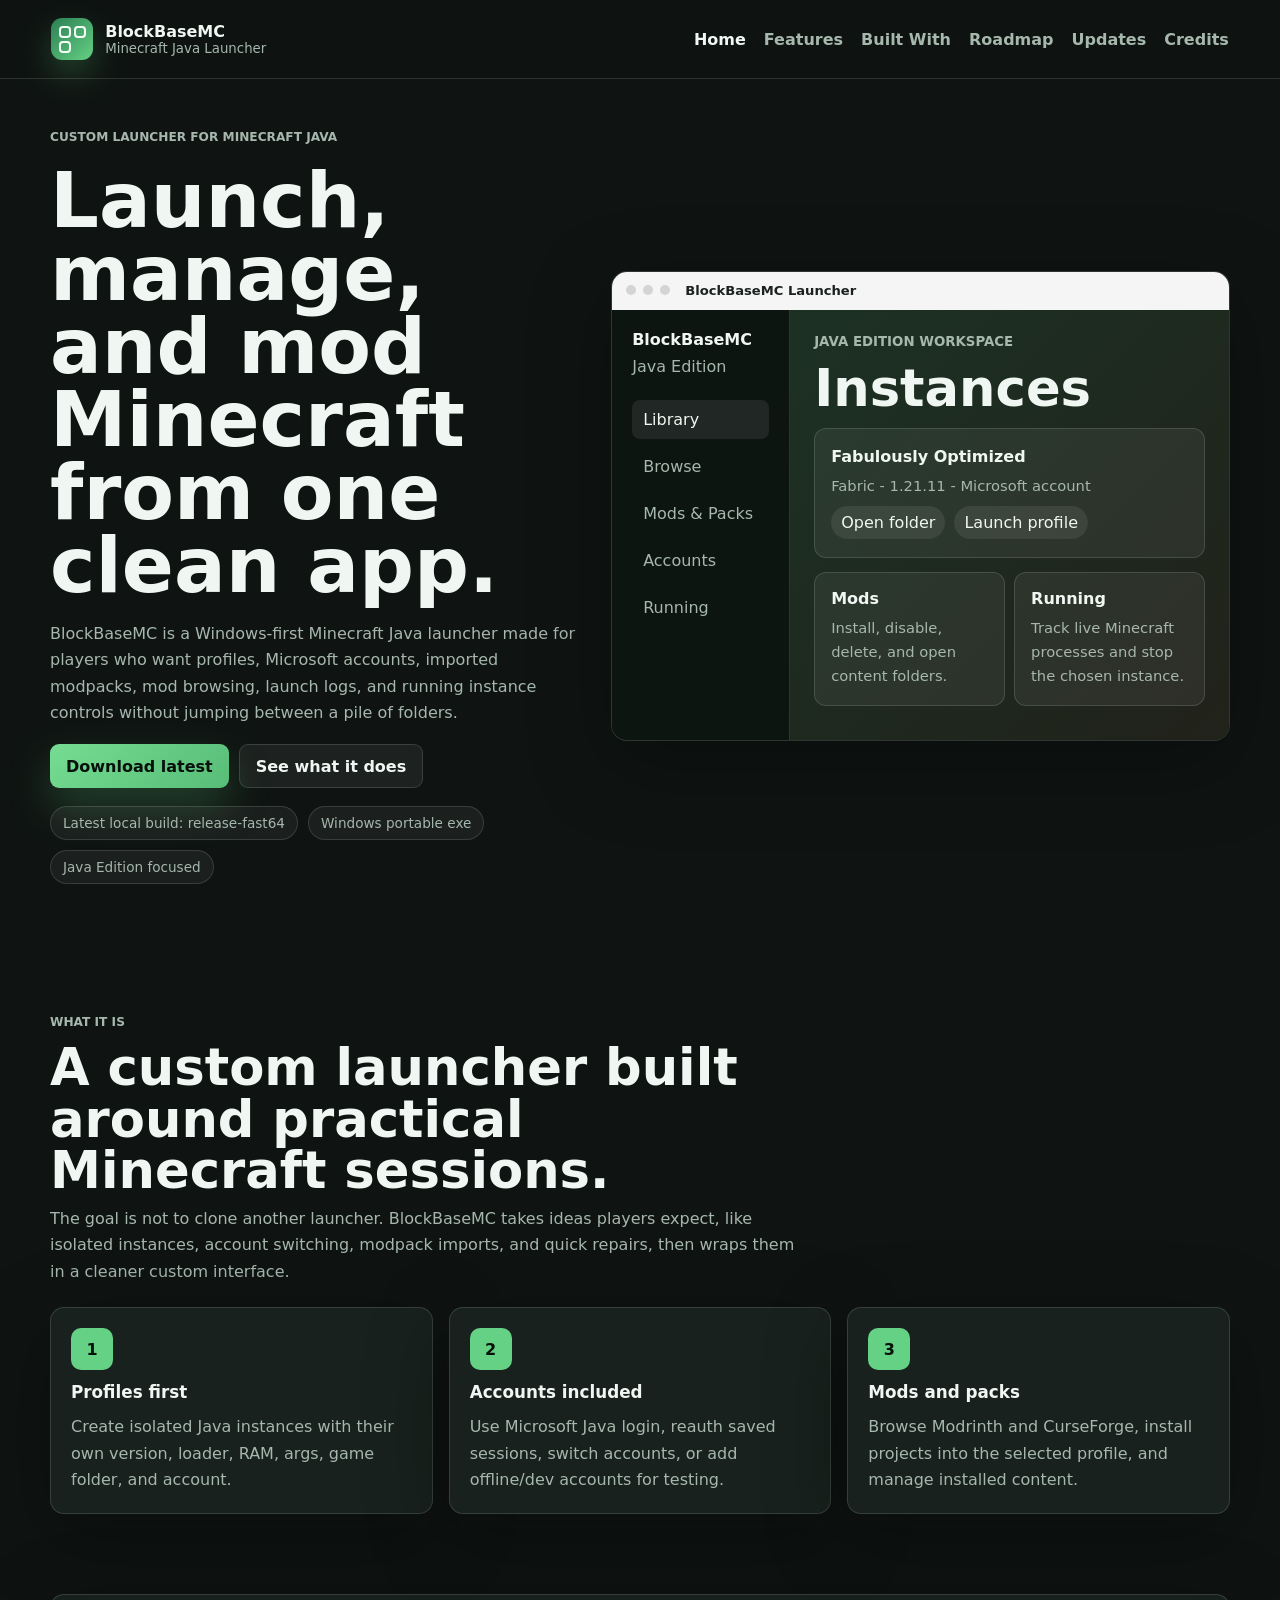
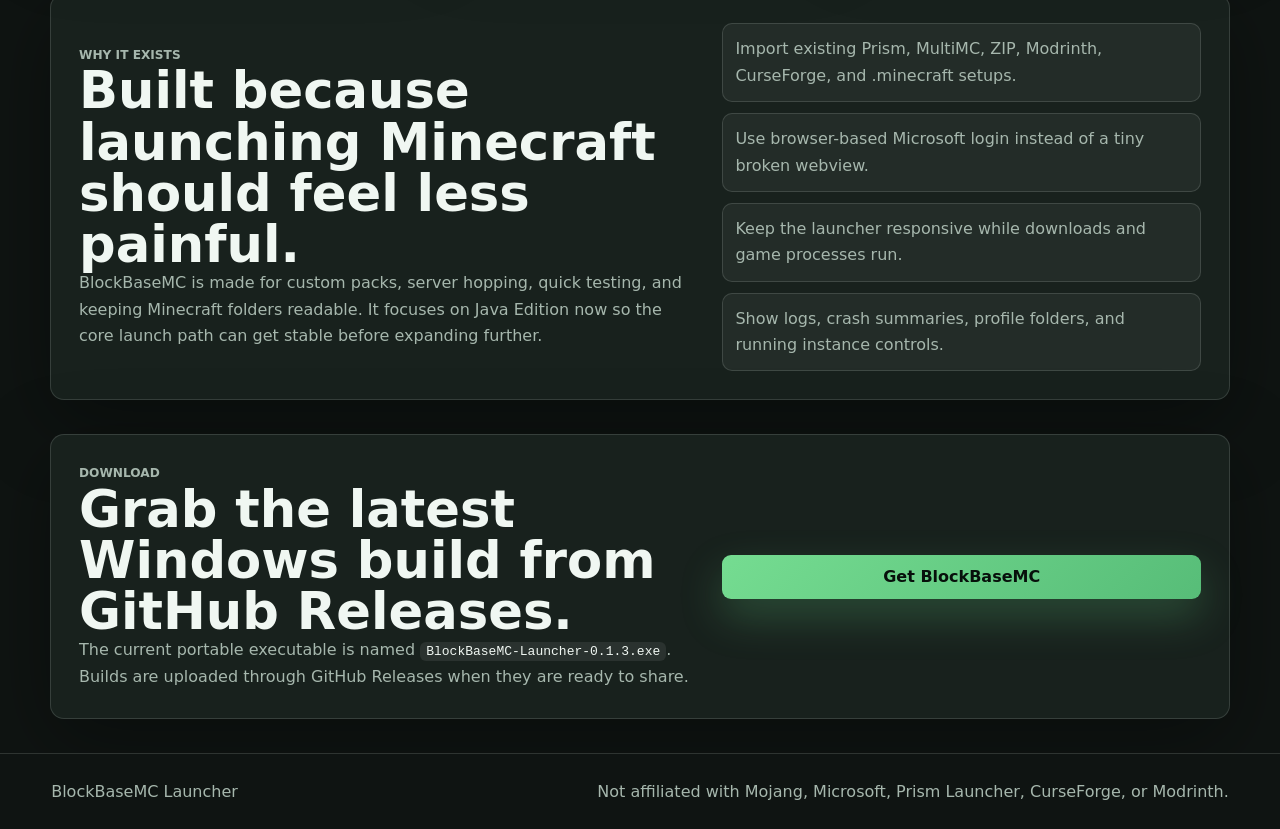
<file: index.html>
<!doctype html>
<html lang="en">
  <head>
    <meta charset="utf-8" />
    <meta name="viewport" content="width=device-width, initial-scale=1" />
    <meta
      name="description"
      content="BlockBaseMC is a custom Minecraft Java launcher with Microsoft login, profiles, imports, Modrinth and CurseForge support, and running instance controls."
    />
    <title>BlockBaseMC Launcher</title>
    <link rel="stylesheet" href="/styles.css" />
  </head>
  <body>
    <header class="site-header">
      <a class="brand" href="/" aria-label="BlockBaseMC home">
        <span class="brand-mark" aria-hidden="true"><span></span><span></span><span></span></span>
        <span>
          <strong>BlockBaseMC</strong>
          <small>Minecraft Java Launcher</small>
        </span>
      </a>
      <nav aria-label="Primary navigation">
        <a class="active" href="/">Home</a>
        <a href="/features/">Features</a>
        <a href="/built-with/">Built With</a>
        <a href="/roadmap/">Roadmap</a>
        <a href="/updates/">Updates</a>
        <a href="/credits/">Credits</a>
      </nav>
    </header>

    <main>
      <section class="hero">
        <div class="hero-copy">
          <p class="eyebrow">Custom launcher for Minecraft Java</p>
          <h1>Launch, manage, and mod Minecraft from one clean app.</h1>
          <p>
            BlockBaseMC is a Windows-first Minecraft Java launcher made for players who want
            profiles, Microsoft accounts, imported modpacks, mod browsing, launch logs, and
            running instance controls without jumping between a pile of folders.
          </p>
          <div class="hero-actions">
            <a class="primary-action" href="https://github.com/itz-me-fisherYT/BlockBase-Launcher/releases/latest">Download latest</a>
            <a class="secondary-action" href="/features/">See what it does</a>
          </div>
          <div class="release-strip" aria-label="Current release highlights">
            <span>Latest local build: release-fast64</span>
            <span>Windows portable exe</span>
            <span>Java Edition focused</span>
          </div>
        </div>

        <div class="product-shot" aria-label="BlockBaseMC launcher preview">
          <div class="window-bar">
            <span></span><span></span><span></span>
            <strong>BlockBaseMC Launcher</strong>
          </div>
          <div class="app-preview">
            <aside>
              <b>BlockBaseMC</b>
              <em>Java Edition</em>
              <span class="active">Library</span>
              <span>Browse</span>
              <span>Mods & Packs</span>
              <span>Accounts</span>
              <span>Running</span>
            </aside>
            <section>
              <small>JAVA EDITION WORKSPACE</small>
              <h2>Instances</h2>
              <article class="preview-card hero-card">
                <b>Fabulously Optimized</b>
                <p>Fabric - 1.21.11 - Microsoft account</p>
                <div>
                  <span>Open folder</span>
                  <span>Launch profile</span>
                </div>
              </article>
              <div class="preview-grid">
                <article class="preview-card">
                  <b>Mods</b>
                  <p>Install, disable, delete, and open content folders.</p>
                </article>
                <article class="preview-card">
                  <b>Running</b>
                  <p>Track live Minecraft processes and stop the chosen instance.</p>
                </article>
              </div>
            </section>
          </div>
        </div>
      </section>

      <section class="section">
        <div class="section-heading">
          <p class="eyebrow">What it is</p>
          <h2>A custom launcher built around practical Minecraft sessions.</h2>
          <p>
            The goal is not to clone another launcher. BlockBaseMC takes ideas players expect,
            like isolated instances, account switching, modpack imports, and quick repairs, then
            wraps them in a cleaner custom interface.
          </p>
        </div>
        <div class="feature-grid">
          <article>
            <span class="feature-icon">1</span>
            <h3>Profiles first</h3>
            <p>Create isolated Java instances with their own version, loader, RAM, args, game folder, and account.</p>
          </article>
          <article>
            <span class="feature-icon">2</span>
            <h3>Accounts included</h3>
            <p>Use Microsoft Java login, reauth saved sessions, switch accounts, or add offline/dev accounts for testing.</p>
          </article>
          <article>
            <span class="feature-icon">3</span>
            <h3>Mods and packs</h3>
            <p>Browse Modrinth and CurseForge, install projects into the selected profile, and manage installed content.</p>
          </article>
        </div>
      </section>

      <section class="split-section">
        <div>
          <p class="eyebrow">Why it exists</p>
          <h2>Built because launching Minecraft should feel less painful.</h2>
          <p>
            BlockBaseMC is made for custom packs, server hopping, quick testing, and keeping
            Minecraft folders readable. It focuses on Java Edition now so the core launch path can
            get stable before expanding further.
          </p>
        </div>
        <ul class="check-list">
          <li>Import existing Prism, MultiMC, ZIP, Modrinth, CurseForge, and .minecraft setups.</li>
          <li>Use browser-based Microsoft login instead of a tiny broken webview.</li>
          <li>Keep the launcher responsive while downloads and game processes run.</li>
          <li>Show logs, crash summaries, profile folders, and running instance controls.</li>
        </ul>
      </section>

      <section class="download-panel">
        <div>
          <p class="eyebrow">Download</p>
          <h2>Grab the latest Windows build from GitHub Releases.</h2>
          <p>
            The current portable executable is named <code>BlockBaseMC-Launcher-0.1.3.exe</code>.
            Builds are uploaded through GitHub Releases when they are ready to share.
          </p>
        </div>
        <a class="primary-action" href="https://github.com/itz-me-fisherYT/BlockBase-Launcher/releases/latest">Get BlockBaseMC</a>
      </section>
    </main>

    <footer class="site-footer">
      <span>BlockBaseMC Launcher</span>
      <span>Not affiliated with Mojang, Microsoft, Prism Launcher, CurseForge, or Modrinth.</span>
    </footer>
  </body>
</html>
</file>
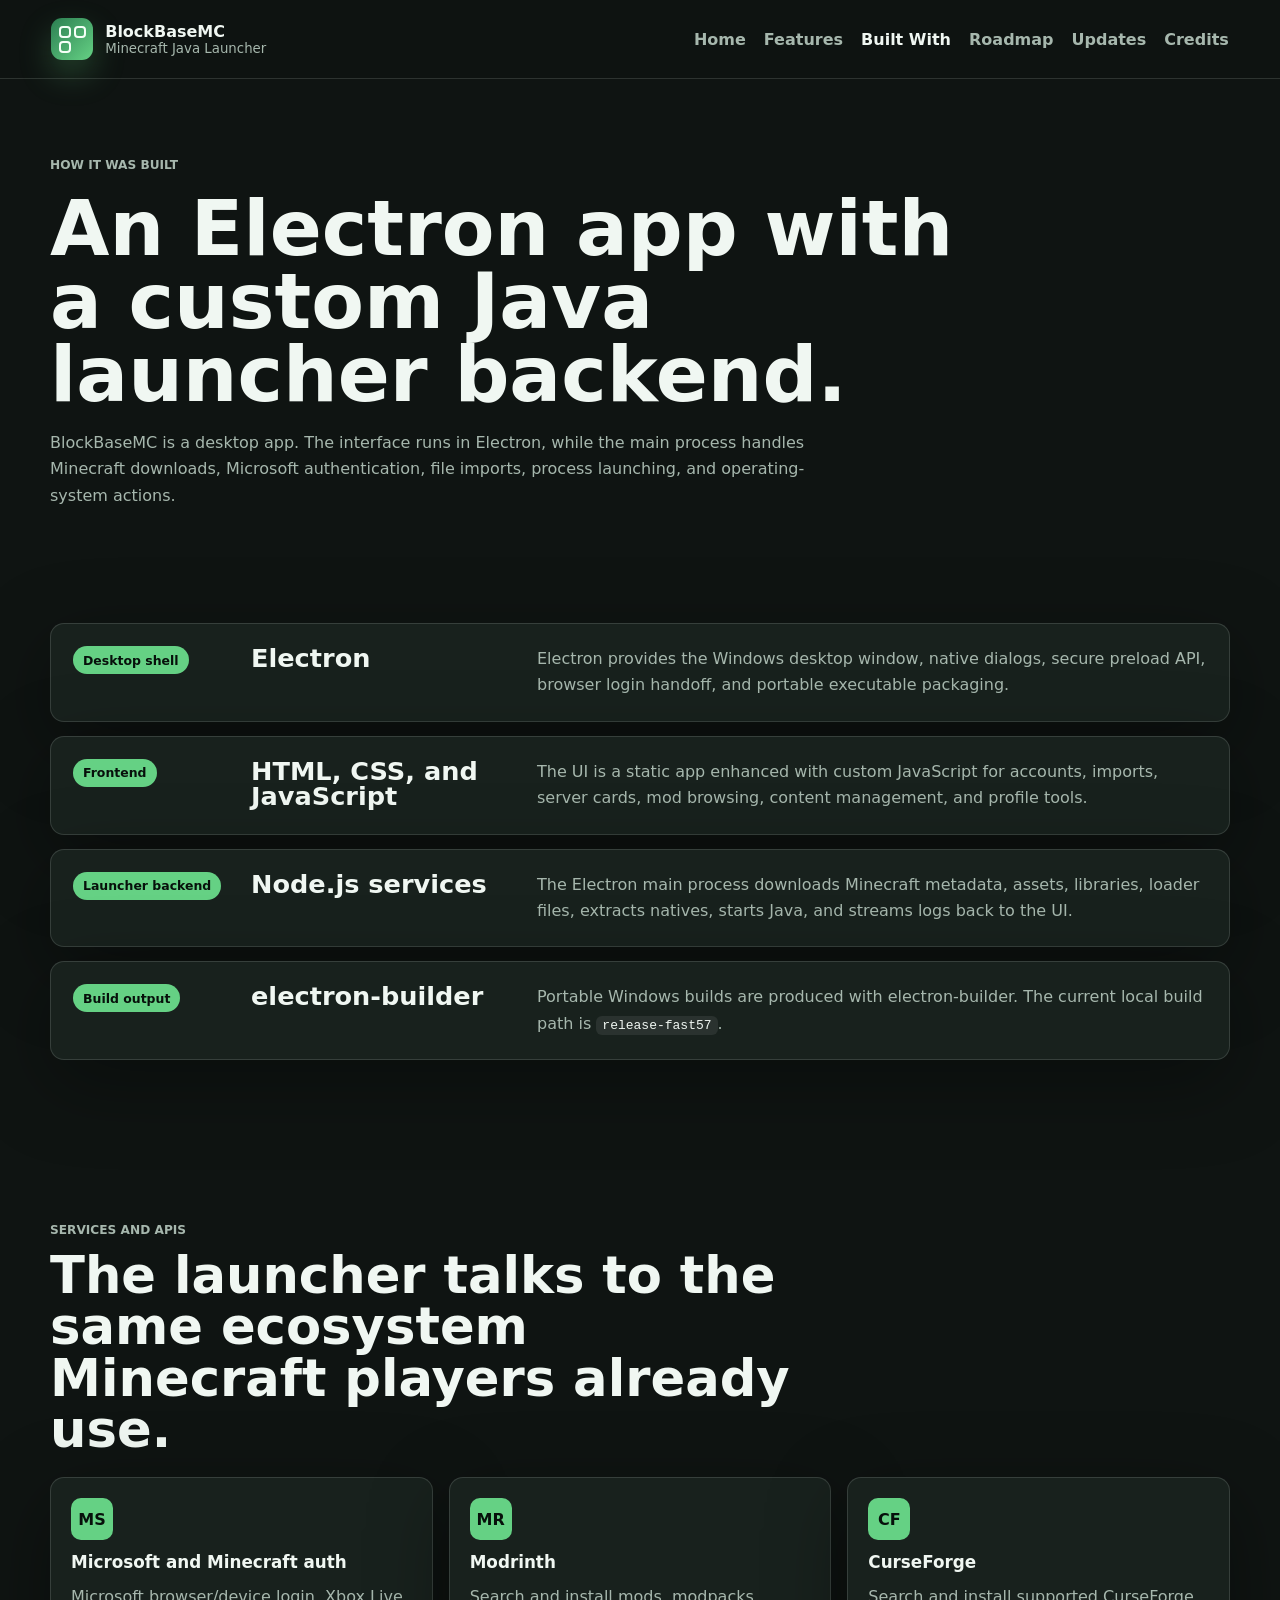
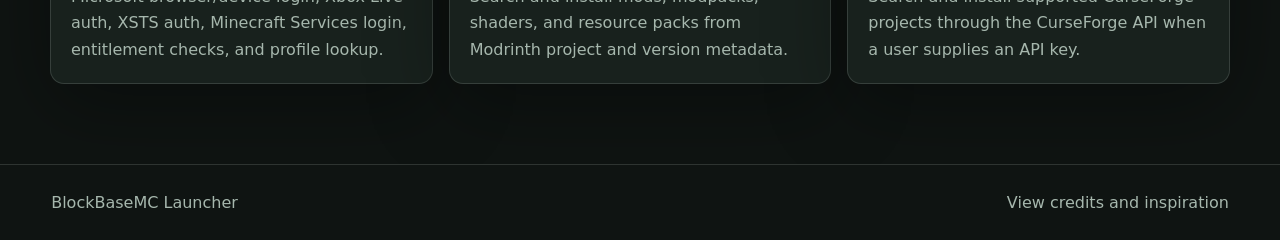
<file: built-with/index.html>
<!doctype html>
<html lang="en">
  <head>
    <meta charset="utf-8" />
    <meta name="viewport" content="width=device-width, initial-scale=1" />
    <meta name="description" content="How BlockBaseMC was built, including Electron, JavaScript, Minecraft services, Modrinth, CurseForge, and GitHub Pages." />
    <title>Built With - BlockBaseMC</title>
    <link rel="stylesheet" href="/styles.css" />
  </head>
  <body>
    <header class="site-header">
      <a class="brand" href="/" aria-label="BlockBaseMC home">
        <span class="brand-mark" aria-hidden="true"><span></span><span></span><span></span></span>
        <span><strong>BlockBaseMC</strong><small>Minecraft Java Launcher</small></span>
      </a>
      <nav aria-label="Primary navigation">
        <a href="/">Home</a>
        <a href="/features/">Features</a>
        <a class="active" href="/built-with/">Built With</a>
        <a href="/roadmap/">Roadmap</a>
        <a href="/updates/">Updates</a>
        <a href="/credits/">Credits</a>
      </nav>
    </header>

    <main>
      <section class="page-hero">
        <p class="eyebrow">How it was built</p>
        <h1>An Electron app with a custom Java launcher backend.</h1>
        <p>
          BlockBaseMC is a desktop app. The interface runs in Electron, while the main process
          handles Minecraft downloads, Microsoft authentication, file imports, process launching,
          and operating-system actions.
        </p>
      </section>

      <section class="section">
        <div class="timeline">
          <article>
            <span>Desktop shell</span>
            <h2>Electron</h2>
            <p>Electron provides the Windows desktop window, native dialogs, secure preload API, browser login handoff, and portable executable packaging.</p>
          </article>
          <article>
            <span>Frontend</span>
            <h2>HTML, CSS, and JavaScript</h2>
            <p>The UI is a static app enhanced with custom JavaScript for accounts, imports, server cards, mod browsing, content management, and profile tools.</p>
          </article>
          <article>
            <span>Launcher backend</span>
            <h2>Node.js services</h2>
            <p>The Electron main process downloads Minecraft metadata, assets, libraries, loader files, extracts natives, starts Java, and streams logs back to the UI.</p>
          </article>
          <article>
            <span>Build output</span>
            <h2>electron-builder</h2>
            <p>Portable Windows builds are produced with electron-builder. The current local build path is <code>release-fast57</code>.</p>
          </article>
        </div>
      </section>

      <section class="section">
        <div class="section-heading">
          <p class="eyebrow">Services and APIs</p>
          <h2>The launcher talks to the same ecosystem Minecraft players already use.</h2>
        </div>
        <div class="feature-grid">
          <article>
            <span class="feature-icon">MS</span>
            <h3>Microsoft and Minecraft auth</h3>
            <p>Microsoft browser/device login, Xbox Live auth, XSTS auth, Minecraft Services login, entitlement checks, and profile lookup.</p>
          </article>
          <article>
            <span class="feature-icon">MR</span>
            <h3>Modrinth</h3>
            <p>Search and install mods, modpacks, shaders, and resource packs from Modrinth project and version metadata.</p>
          </article>
          <article>
            <span class="feature-icon">CF</span>
            <h3>CurseForge</h3>
            <p>Search and install supported CurseForge projects through the CurseForge API when a user supplies an API key.</p>
          </article>
        </div>
      </section>
    </main>

    <footer class="site-footer">
      <span>BlockBaseMC Launcher</span>
      <span><a href="/credits/">View credits and inspiration</a></span>
    </footer>
  </body>
</html>
</file>
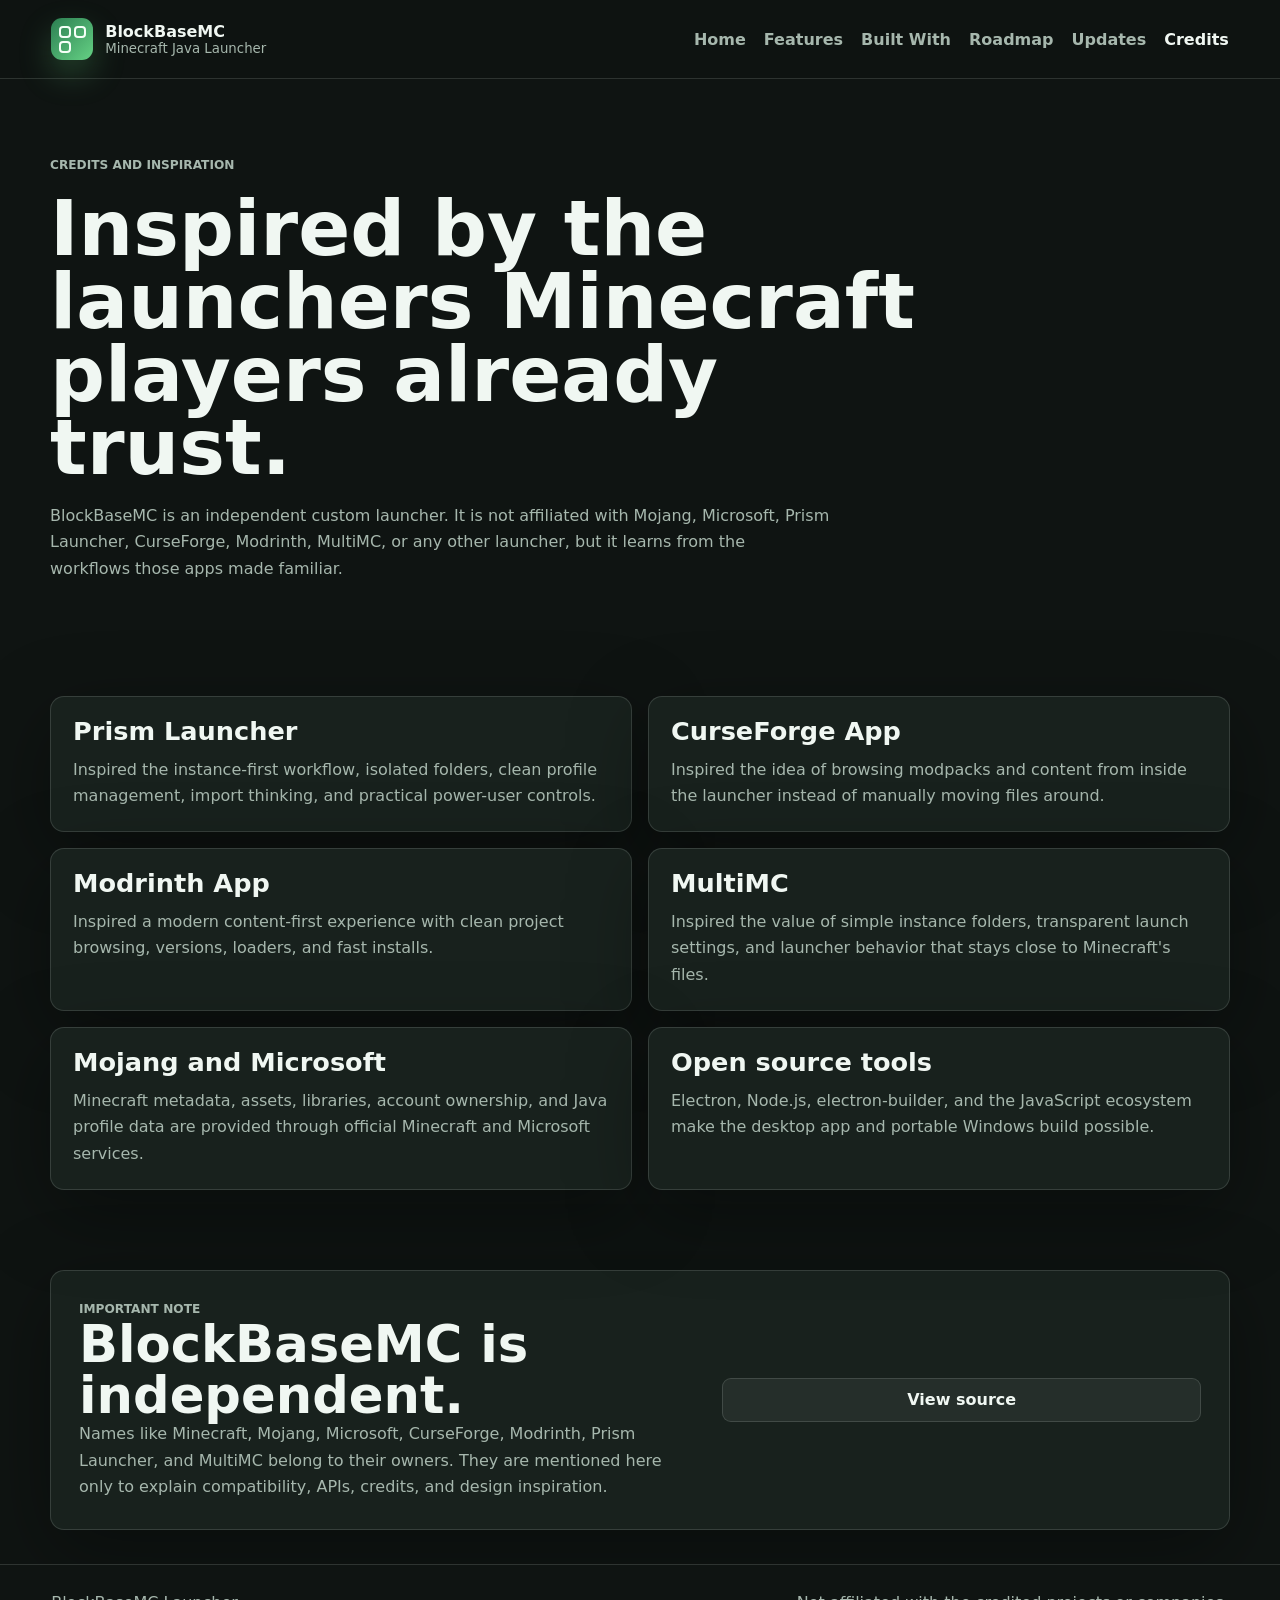
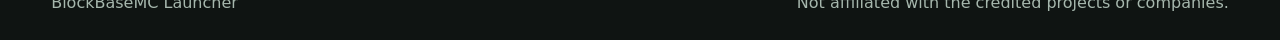
<file: credits/index.html>
<!doctype html>
<html lang="en">
  <head>
    <meta charset="utf-8" />
    <meta name="viewport" content="width=device-width, initial-scale=1" />
    <meta name="description" content="Credits, inspiration, and acknowledgements for BlockBaseMC Launcher." />
    <title>Credits - BlockBaseMC</title>
    <link rel="stylesheet" href="/styles.css" />
  </head>
  <body>
    <header class="site-header">
      <a class="brand" href="/" aria-label="BlockBaseMC home">
        <span class="brand-mark" aria-hidden="true"><span></span><span></span><span></span></span>
        <span><strong>BlockBaseMC</strong><small>Minecraft Java Launcher</small></span>
      </a>
      <nav aria-label="Primary navigation">
        <a href="/">Home</a>
        <a href="/features/">Features</a>
        <a href="/built-with/">Built With</a>
        <a href="/roadmap/">Roadmap</a>
        <a href="/updates/">Updates</a>
        <a class="active" href="/credits/">Credits</a>
      </nav>
    </header>

    <main>
      <section class="page-hero">
        <p class="eyebrow">Credits and inspiration</p>
        <h1>Inspired by the launchers Minecraft players already trust.</h1>
        <p>
          BlockBaseMC is an independent custom launcher. It is not affiliated with Mojang,
          Microsoft, Prism Launcher, CurseForge, Modrinth, MultiMC, or any other launcher, but it
          learns from the workflows those apps made familiar.
        </p>
      </section>

      <section class="section">
        <div class="detail-grid">
          <article>
            <h2>Prism Launcher</h2>
            <p>Inspired the instance-first workflow, isolated folders, clean profile management, import thinking, and practical power-user controls.</p>
          </article>
          <article>
            <h2>CurseForge App</h2>
            <p>Inspired the idea of browsing modpacks and content from inside the launcher instead of manually moving files around.</p>
          </article>
          <article>
            <h2>Modrinth App</h2>
            <p>Inspired a modern content-first experience with clean project browsing, versions, loaders, and fast installs.</p>
          </article>
          <article>
            <h2>MultiMC</h2>
            <p>Inspired the value of simple instance folders, transparent launch settings, and launcher behavior that stays close to Minecraft's files.</p>
          </article>
          <article>
            <h2>Mojang and Microsoft</h2>
            <p>Minecraft metadata, assets, libraries, account ownership, and Java profile data are provided through official Minecraft and Microsoft services.</p>
          </article>
          <article>
            <h2>Open source tools</h2>
            <p>Electron, Node.js, electron-builder, and the JavaScript ecosystem make the desktop app and portable Windows build possible.</p>
          </article>
        </div>
      </section>

      <section class="download-panel">
        <div>
          <p class="eyebrow">Important note</p>
          <h2>BlockBaseMC is independent.</h2>
          <p>
            Names like Minecraft, Mojang, Microsoft, CurseForge, Modrinth, Prism Launcher, and
            MultiMC belong to their owners. They are mentioned here only to explain compatibility,
            APIs, credits, and design inspiration.
          </p>
        </div>
        <a class="secondary-action" href="https://github.com/itz-me-fisherYT/BlockBase-Launcher">View source</a>
      </section>
    </main>

    <footer class="site-footer">
      <span>BlockBaseMC Launcher</span>
      <span>Not affiliated with the credited projects or companies.</span>
    </footer>
  </body>
</html>
</file>
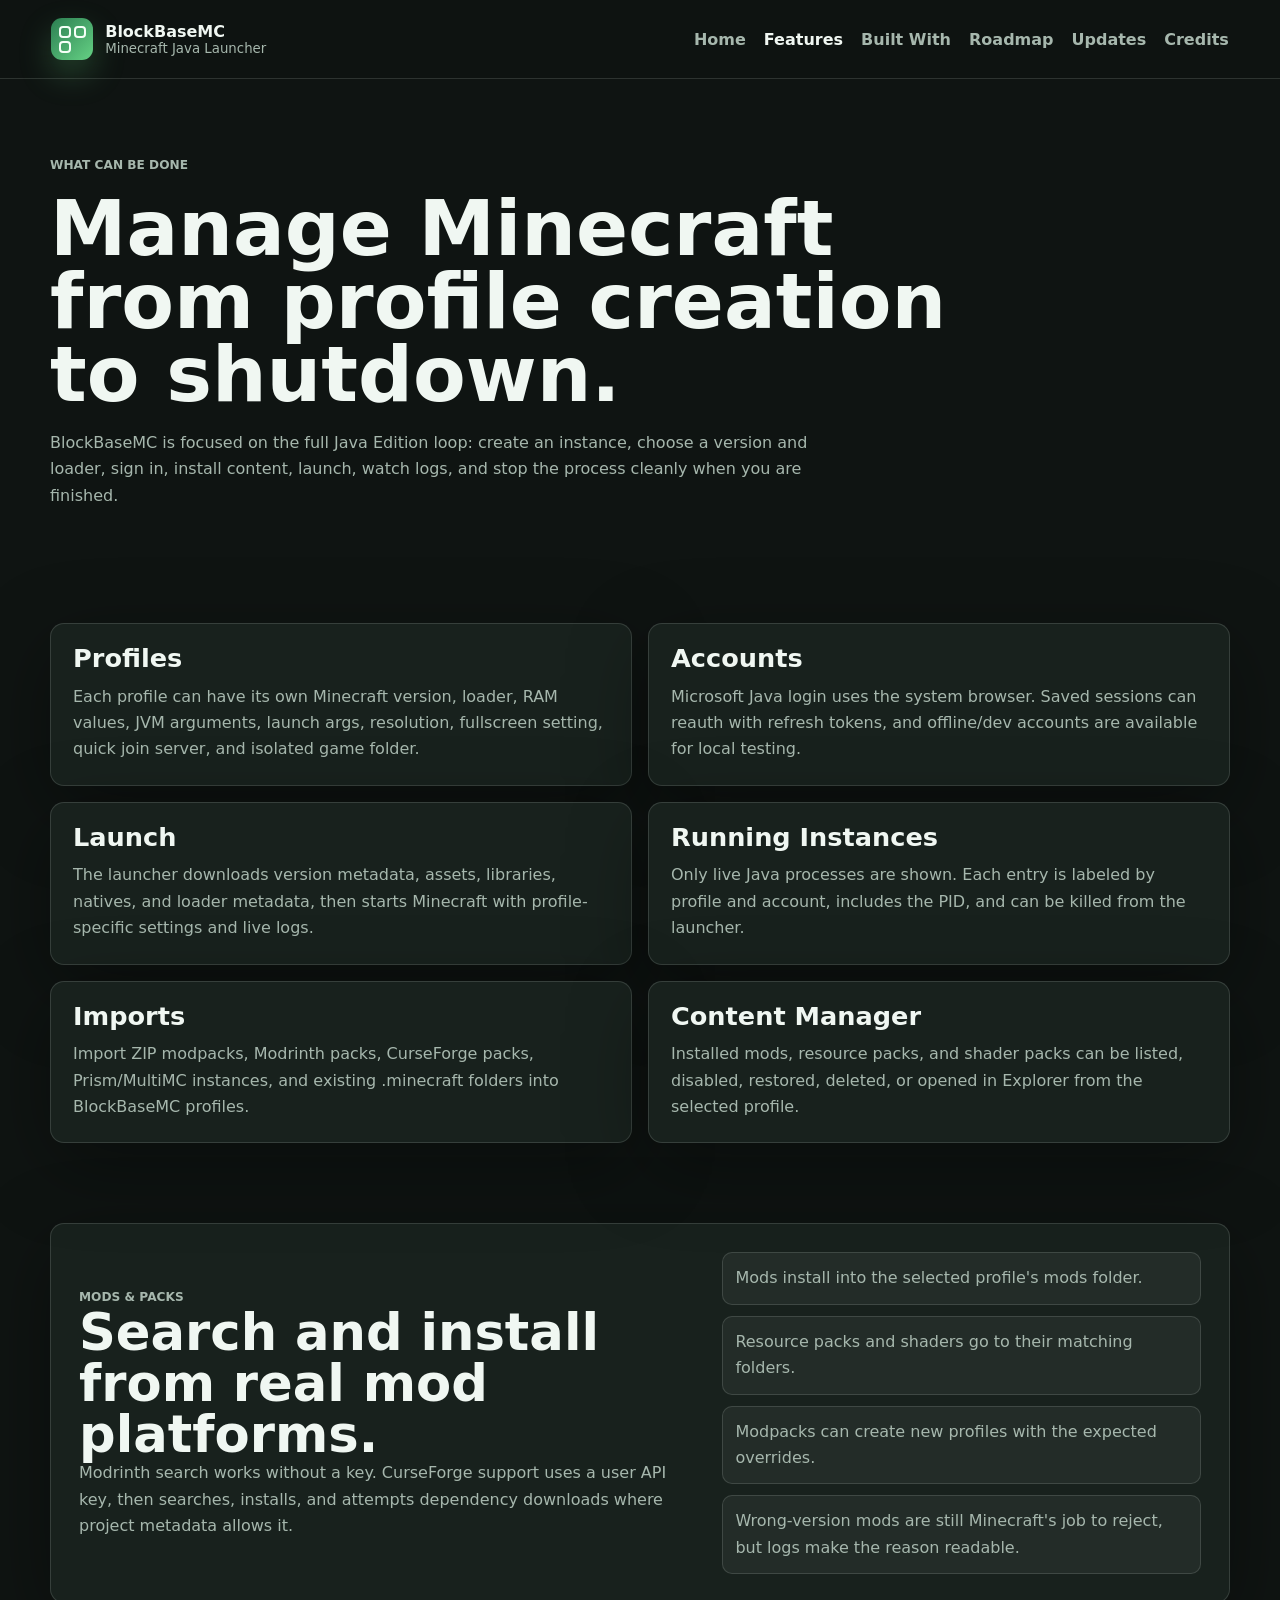
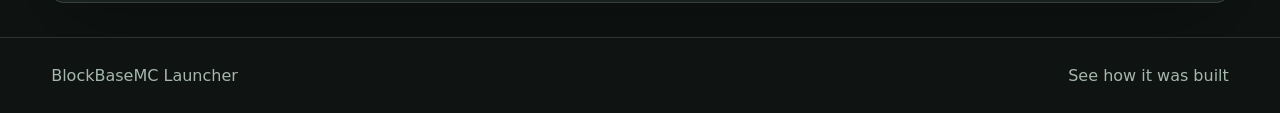
<file: features/index.html>
<!doctype html>
<html lang="en">
  <head>
    <meta charset="utf-8" />
    <meta name="viewport" content="width=device-width, initial-scale=1" />
    <meta name="description" content="BlockBaseMC launcher features for accounts, profiles, mods, imports, servers, and running Minecraft instances." />
    <title>Features - BlockBaseMC</title>
    <link rel="stylesheet" href="/styles.css" />
  </head>
  <body>
    <header class="site-header">
      <a class="brand" href="/" aria-label="BlockBaseMC home">
        <span class="brand-mark" aria-hidden="true"><span></span><span></span><span></span></span>
        <span><strong>BlockBaseMC</strong><small>Minecraft Java Launcher</small></span>
      </a>
      <nav aria-label="Primary navigation">
        <a href="/">Home</a>
        <a class="active" href="/features/">Features</a>
        <a href="/built-with/">Built With</a>
        <a href="/roadmap/">Roadmap</a>
        <a href="/updates/">Updates</a>
        <a href="/credits/">Credits</a>
      </nav>
    </header>

    <main>
      <section class="page-hero">
        <p class="eyebrow">What can be done</p>
        <h1>Manage Minecraft from profile creation to shutdown.</h1>
        <p>
          BlockBaseMC is focused on the full Java Edition loop: create an instance, choose a
          version and loader, sign in, install content, launch, watch logs, and stop the process
          cleanly when you are finished.
        </p>
      </section>

      <section class="section">
        <div class="detail-grid">
          <article>
            <h2>Profiles</h2>
            <p>Each profile can have its own Minecraft version, loader, RAM values, JVM arguments, launch args, resolution, fullscreen setting, quick join server, and isolated game folder.</p>
          </article>
          <article>
            <h2>Accounts</h2>
            <p>Microsoft Java login uses the system browser. Saved sessions can reauth with refresh tokens, and offline/dev accounts are available for local testing.</p>
          </article>
          <article>
            <h2>Launch</h2>
            <p>The launcher downloads version metadata, assets, libraries, natives, and loader metadata, then starts Minecraft with profile-specific settings and live logs.</p>
          </article>
          <article>
            <h2>Running Instances</h2>
            <p>Only live Java processes are shown. Each entry is labeled by profile and account, includes the PID, and can be killed from the launcher.</p>
          </article>
          <article>
            <h2>Imports</h2>
            <p>Import ZIP modpacks, Modrinth packs, CurseForge packs, Prism/MultiMC instances, and existing .minecraft folders into BlockBaseMC profiles.</p>
          </article>
          <article>
            <h2>Content Manager</h2>
            <p>Installed mods, resource packs, and shader packs can be listed, disabled, restored, deleted, or opened in Explorer from the selected profile.</p>
          </article>
        </div>
      </section>

      <section class="split-section">
        <div>
          <p class="eyebrow">Mods & Packs</p>
          <h2>Search and install from real mod platforms.</h2>
          <p>
            Modrinth search works without a key. CurseForge support uses a user API key, then
            searches, installs, and attempts dependency downloads where project metadata allows it.
          </p>
        </div>
        <ul class="check-list">
          <li>Mods install into the selected profile's mods folder.</li>
          <li>Resource packs and shaders go to their matching folders.</li>
          <li>Modpacks can create new profiles with the expected overrides.</li>
          <li>Wrong-version mods are still Minecraft's job to reject, but logs make the reason readable.</li>
        </ul>
      </section>
    </main>

    <footer class="site-footer">
      <span>BlockBaseMC Launcher</span>
      <span><a href="/built-with/">See how it was built</a></span>
    </footer>
  </body>
</html>
</file>
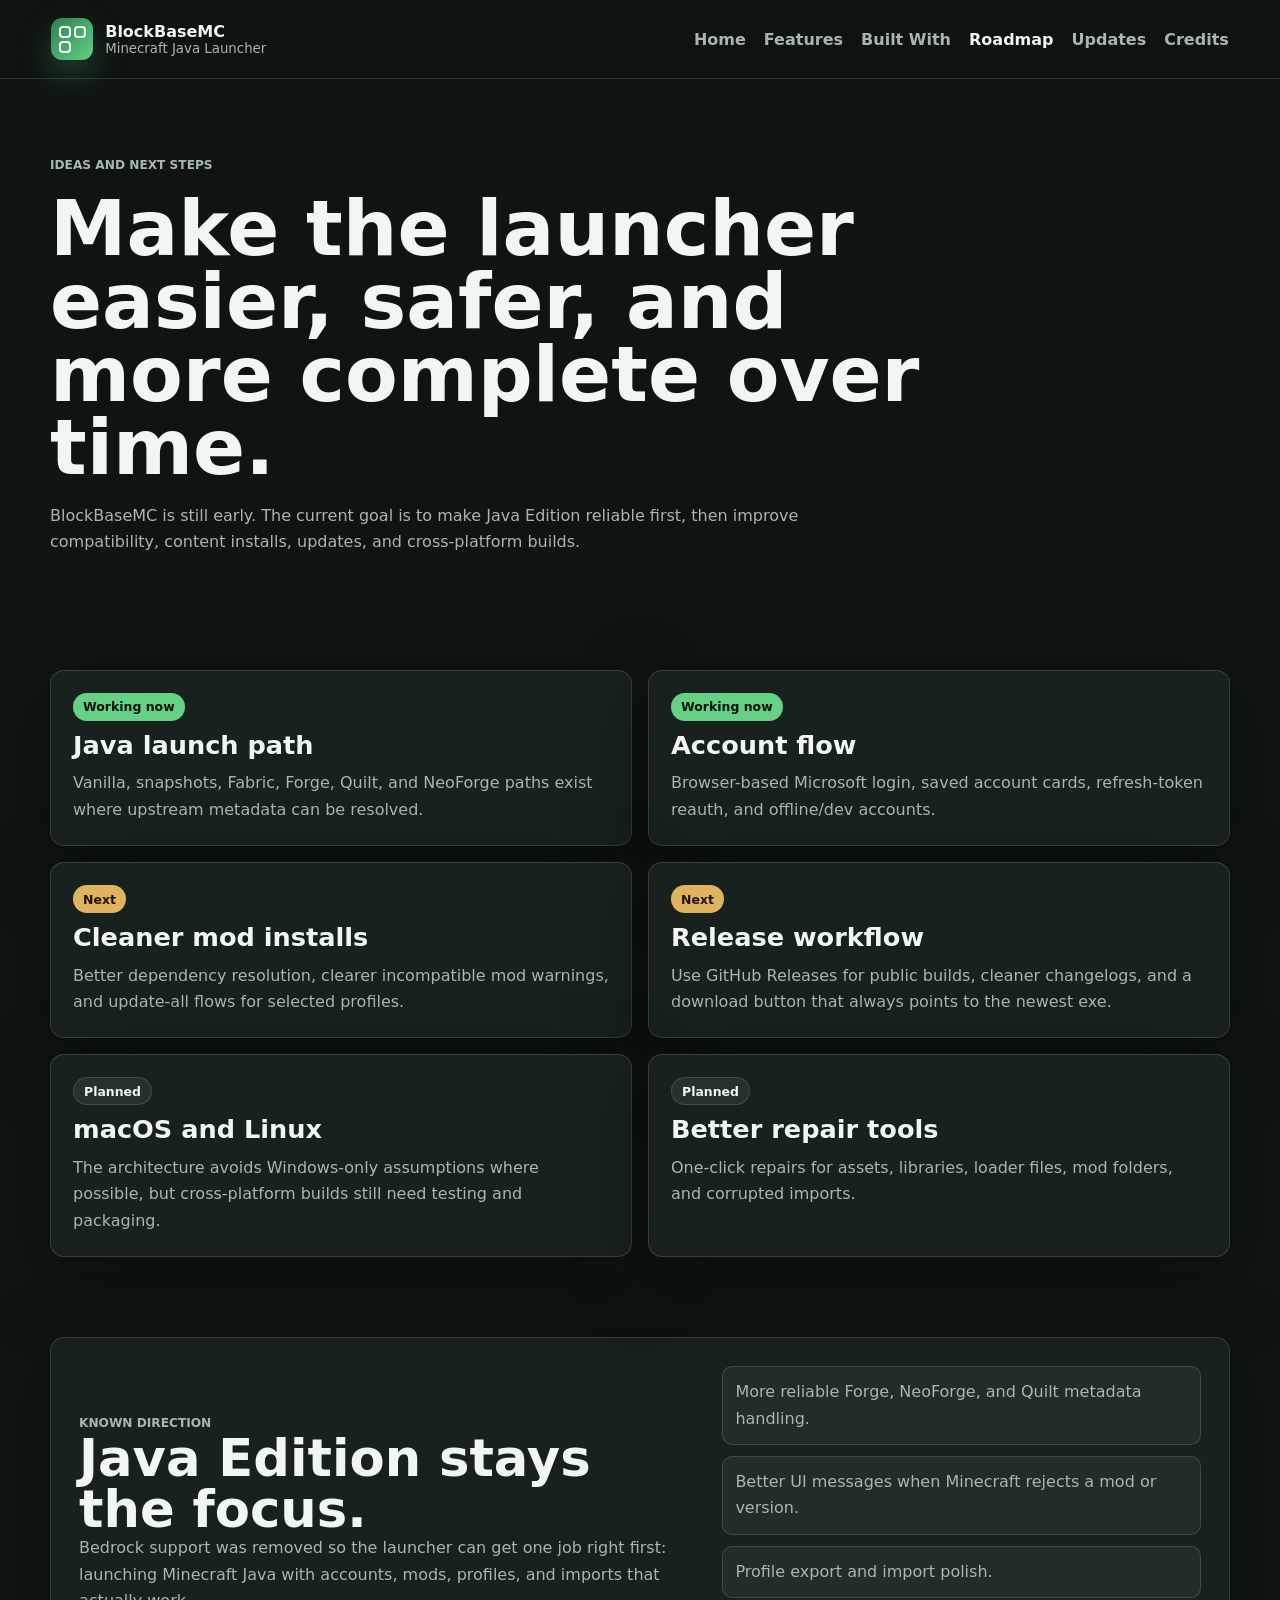
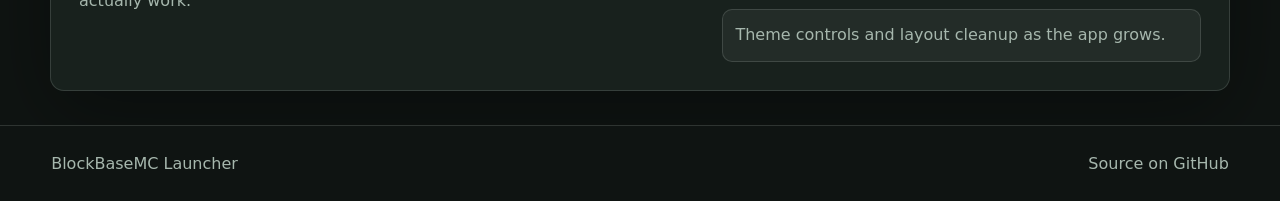
<file: roadmap/index.html>
<!doctype html>
<html lang="en">
  <head>
    <meta charset="utf-8" />
    <meta name="viewport" content="width=device-width, initial-scale=1" />
    <meta name="description" content="BlockBaseMC roadmap, ideas, planned improvements, and known limits." />
    <title>Roadmap - BlockBaseMC</title>
    <link rel="stylesheet" href="/styles.css" />
  </head>
  <body>
    <header class="site-header">
      <a class="brand" href="/" aria-label="BlockBaseMC home">
        <span class="brand-mark" aria-hidden="true"><span></span><span></span><span></span></span>
        <span><strong>BlockBaseMC</strong><small>Minecraft Java Launcher</small></span>
      </a>
      <nav aria-label="Primary navigation">
        <a href="/">Home</a>
        <a href="/features/">Features</a>
        <a href="/built-with/">Built With</a>
        <a class="active" href="/roadmap/">Roadmap</a>
        <a href="/updates/">Updates</a>
        <a href="/credits/">Credits</a>
      </nav>
    </header>

    <main>
      <section class="page-hero">
        <p class="eyebrow">Ideas and next steps</p>
        <h1>Make the launcher easier, safer, and more complete over time.</h1>
        <p>
          BlockBaseMC is still early. The current goal is to make Java Edition reliable first,
          then improve compatibility, content installs, updates, and cross-platform builds.
        </p>
      </section>

      <section class="section">
        <div class="roadmap-grid">
          <article>
            <span class="status-chip done">Working now</span>
            <h2>Java launch path</h2>
            <p>Vanilla, snapshots, Fabric, Forge, Quilt, and NeoForge paths exist where upstream metadata can be resolved.</p>
          </article>
          <article>
            <span class="status-chip done">Working now</span>
            <h2>Account flow</h2>
            <p>Browser-based Microsoft login, saved account cards, refresh-token reauth, and offline/dev accounts.</p>
          </article>
          <article>
            <span class="status-chip next">Next</span>
            <h2>Cleaner mod installs</h2>
            <p>Better dependency resolution, clearer incompatible mod warnings, and update-all flows for selected profiles.</p>
          </article>
          <article>
            <span class="status-chip next">Next</span>
            <h2>Release workflow</h2>
            <p>Use GitHub Releases for public builds, cleaner changelogs, and a download button that always points to the newest exe.</p>
          </article>
          <article>
            <span class="status-chip planned">Planned</span>
            <h2>macOS and Linux</h2>
            <p>The architecture avoids Windows-only assumptions where possible, but cross-platform builds still need testing and packaging.</p>
          </article>
          <article>
            <span class="status-chip planned">Planned</span>
            <h2>Better repair tools</h2>
            <p>One-click repairs for assets, libraries, loader files, mod folders, and corrupted imports.</p>
          </article>
        </div>
      </section>

      <section class="split-section">
        <div>
          <p class="eyebrow">Known direction</p>
          <h2>Java Edition stays the focus.</h2>
          <p>
            Bedrock support was removed so the launcher can get one job right first: launching
            Minecraft Java with accounts, mods, profiles, and imports that actually work.
          </p>
        </div>
        <ul class="check-list">
          <li>More reliable Forge, NeoForge, and Quilt metadata handling.</li>
          <li>Better UI messages when Minecraft rejects a mod or version.</li>
          <li>Profile export and import polish.</li>
          <li>Theme controls and layout cleanup as the app grows.</li>
        </ul>
      </section>
    </main>

    <footer class="site-footer">
      <span>BlockBaseMC Launcher</span>
      <span><a href="https://github.com/itz-me-fisherYT/BlockBase-Launcher">Source on GitHub</a></span>
    </footer>
  </body>
</html>
</file>
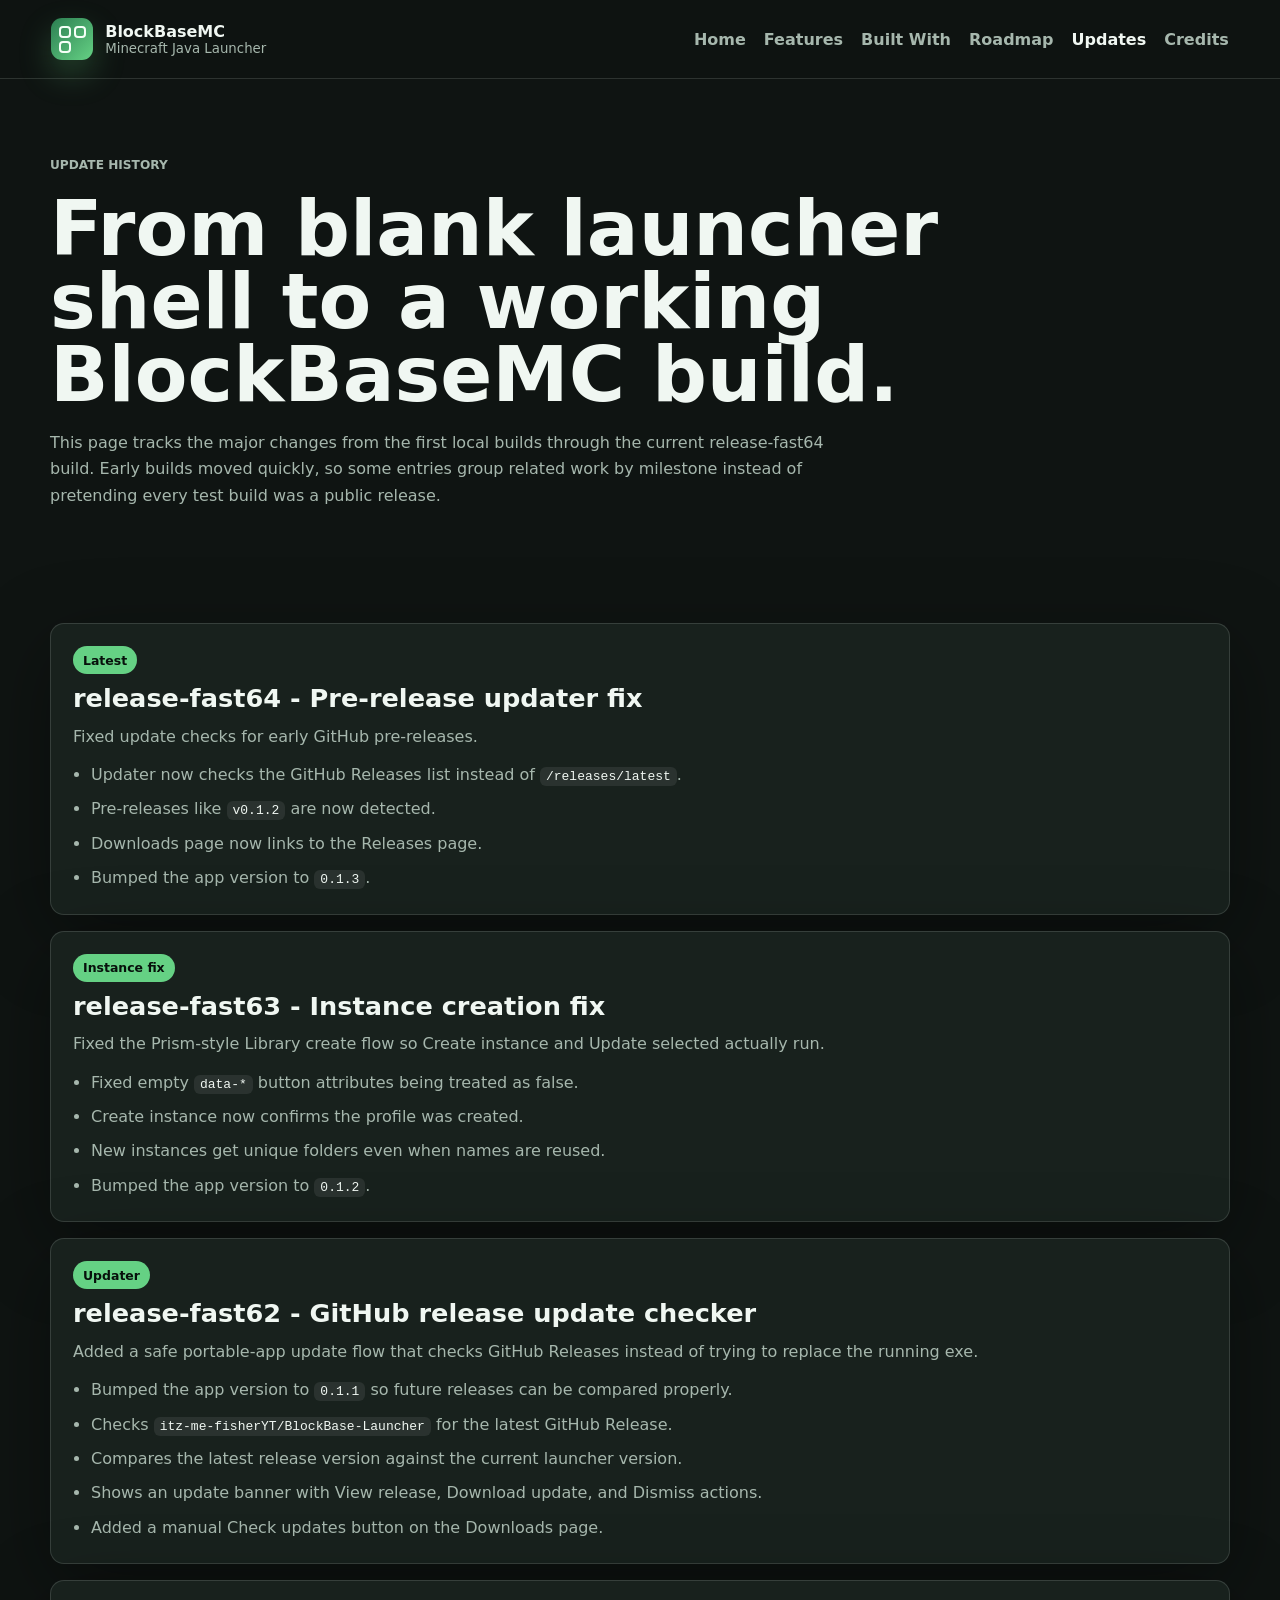
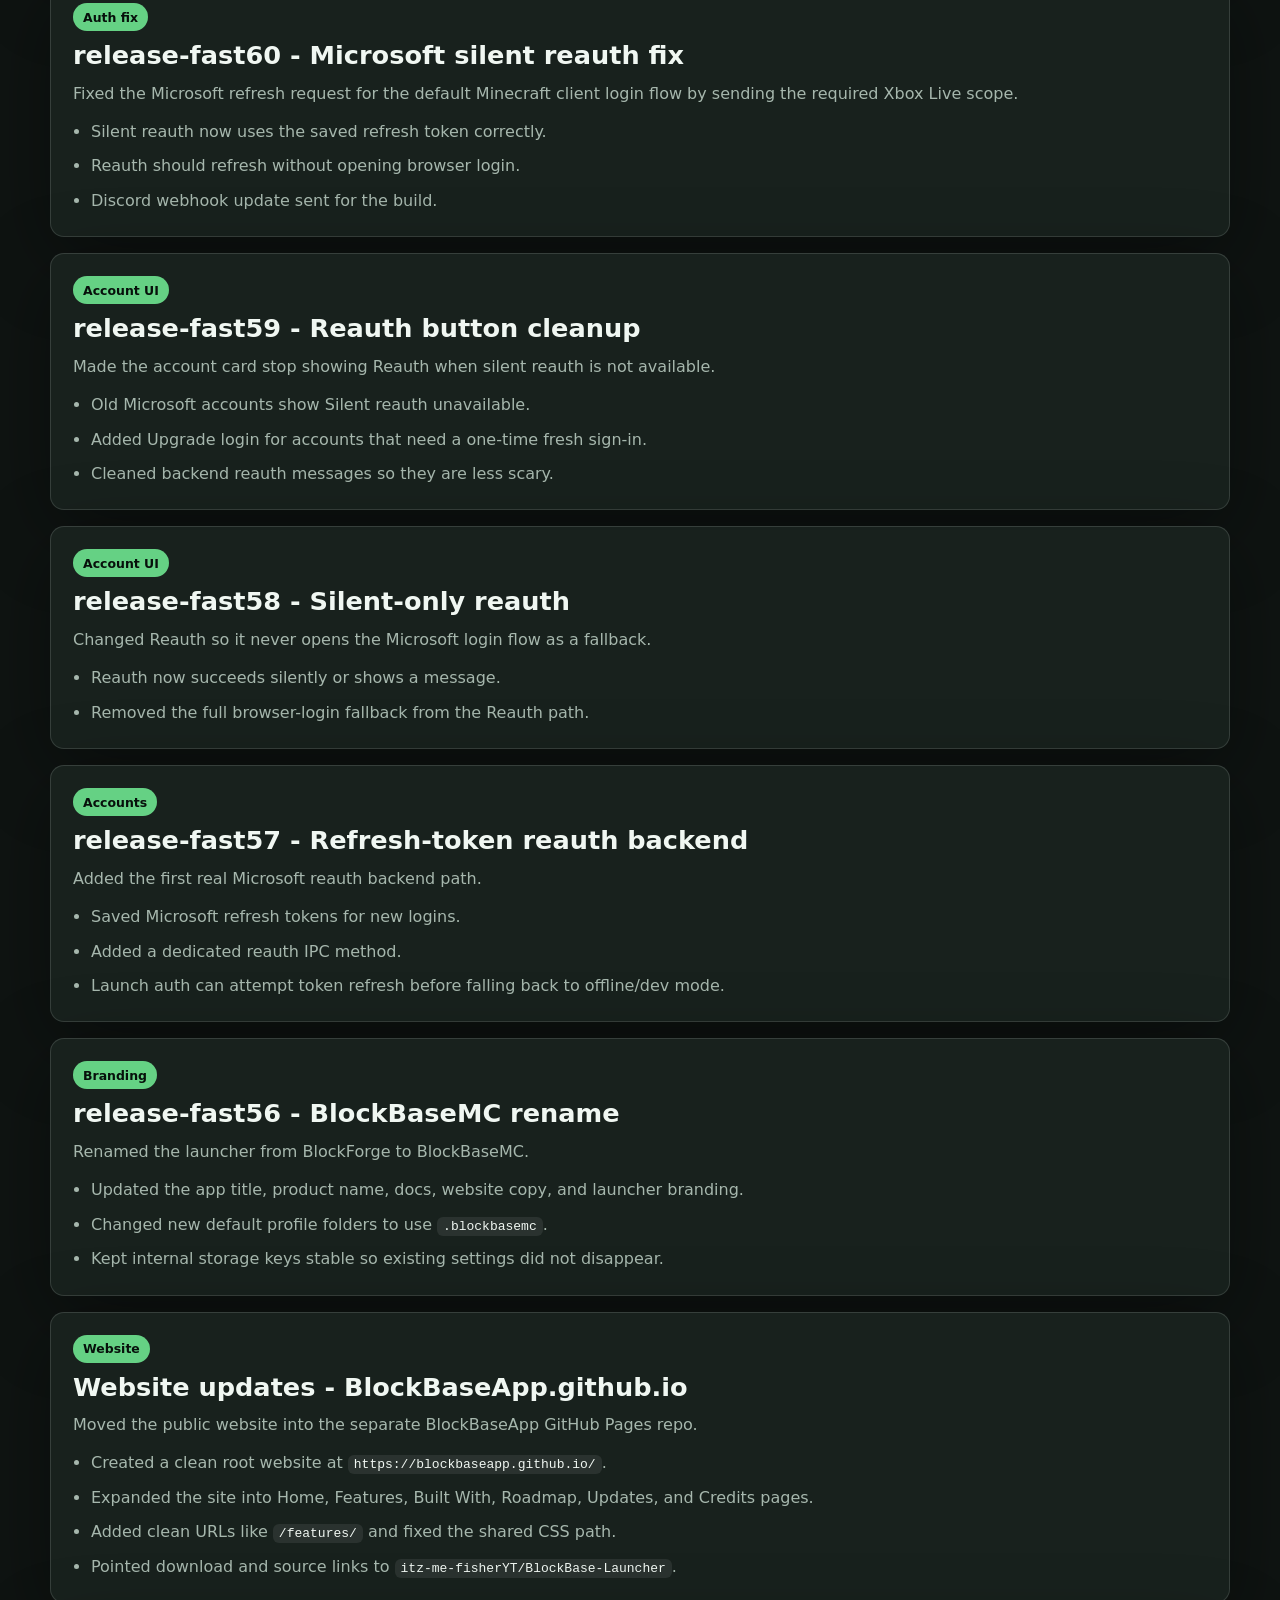
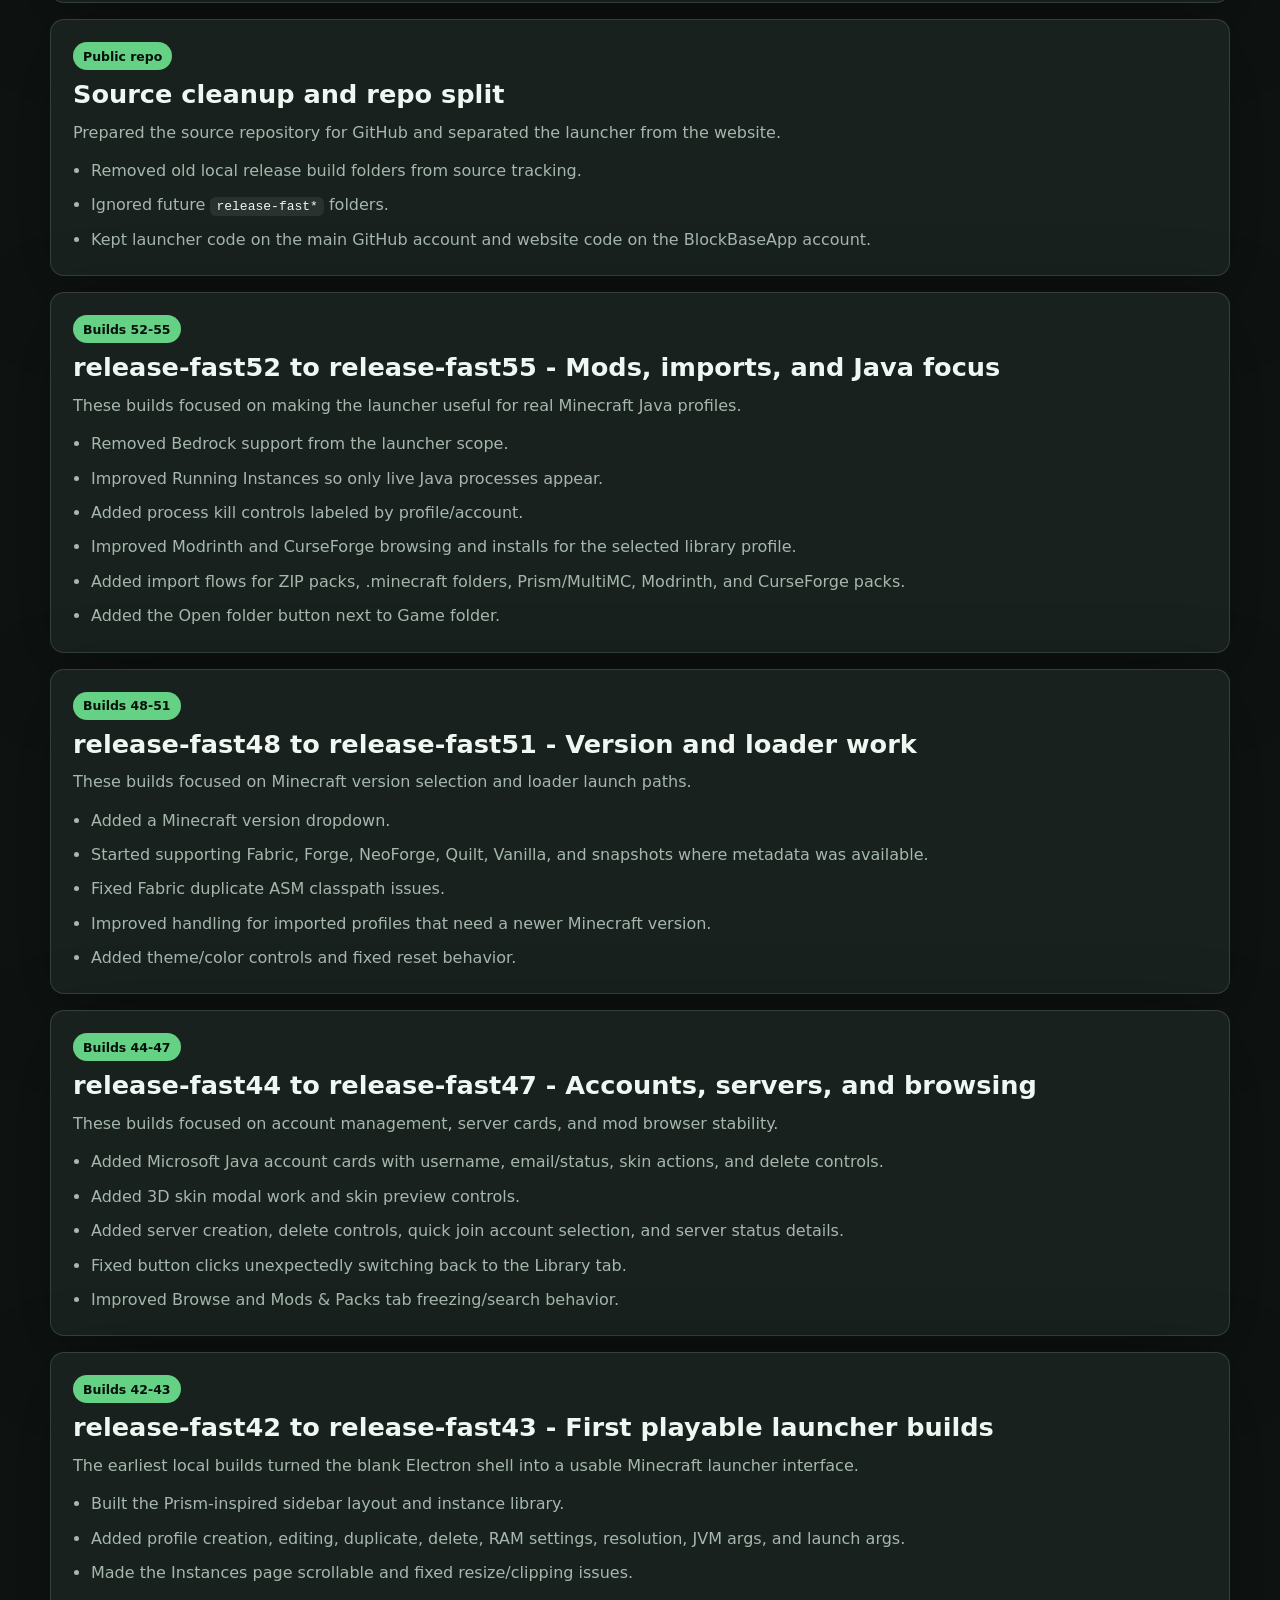
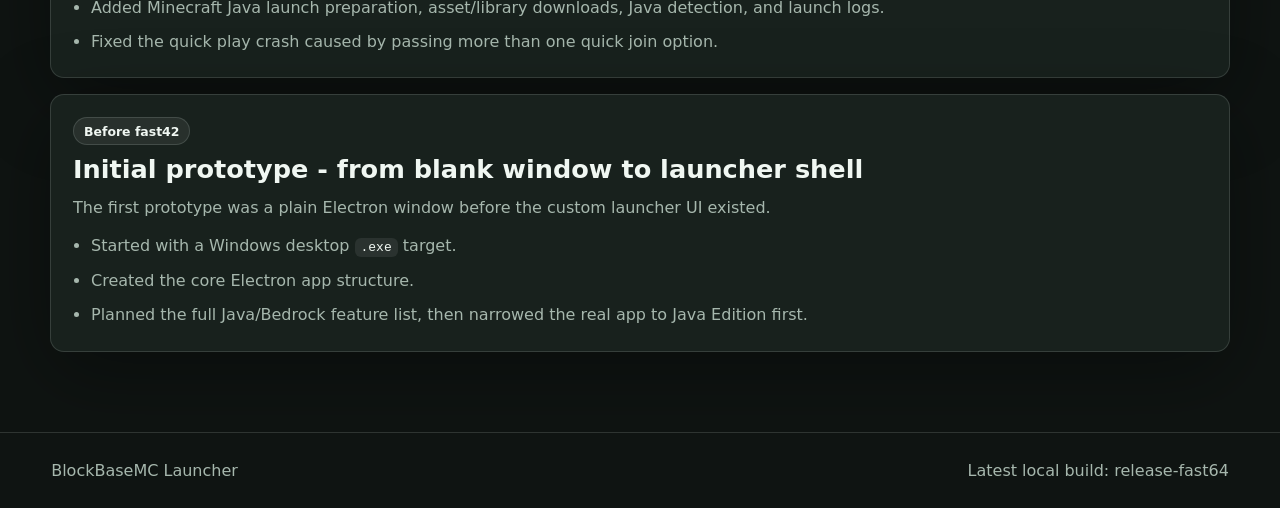
<file: updates/index.html>
<!doctype html>
<html lang="en">
  <head>
    <meta charset="utf-8" />
    <meta name="viewport" content="width=device-width, initial-scale=1" />
    <meta name="description" content="BlockBaseMC update history from the first working builds through the latest release-fast64 build." />
    <title>Updates - BlockBaseMC</title>
    <link rel="stylesheet" href="/styles.css" />
  </head>
  <body>
    <header class="site-header">
      <a class="brand" href="/" aria-label="BlockBaseMC home">
        <span class="brand-mark" aria-hidden="true"><span></span><span></span><span></span></span>
        <span><strong>BlockBaseMC</strong><small>Minecraft Java Launcher</small></span>
      </a>
      <nav aria-label="Primary navigation">
        <a href="/">Home</a>
        <a href="/features/">Features</a>
        <a href="/built-with/">Built With</a>
        <a href="/roadmap/">Roadmap</a>
        <a class="active" href="/updates/">Updates</a>
        <a href="/credits/">Credits</a>
      </nav>
    </header>

    <main>
      <section class="page-hero">
        <p class="eyebrow">Update history</p>
        <h1>From blank launcher shell to a working BlockBaseMC build.</h1>
        <p>
          This page tracks the major changes from the first local builds through the current
          release-fast64 build. Early builds moved quickly, so some entries group related work by
          milestone instead of pretending every test build was a public release.
        </p>
      </section>

      <section class="section">
        <div class="update-list">
          <article>
            <span class="status-chip done">Latest</span>
            <h2>release-fast64 - Pre-release updater fix</h2>
            <p>Fixed update checks for early GitHub pre-releases.</p>
            <ul>
              <li>Updater now checks the GitHub Releases list instead of <code>/releases/latest</code>.</li>
              <li>Pre-releases like <code>v0.1.2</code> are now detected.</li>
              <li>Downloads page now links to the Releases page.</li>
              <li>Bumped the app version to <code>0.1.3</code>.</li>
            </ul>
          </article>

          <article>
            <span class="status-chip done">Instance fix</span>
            <h2>release-fast63 - Instance creation fix</h2>
            <p>Fixed the Prism-style Library create flow so Create instance and Update selected actually run.</p>
            <ul>
              <li>Fixed empty <code>data-*</code> button attributes being treated as false.</li>
              <li>Create instance now confirms the profile was created.</li>
              <li>New instances get unique folders even when names are reused.</li>
              <li>Bumped the app version to <code>0.1.2</code>.</li>
            </ul>
          </article>

          <article>
            <span class="status-chip done">Updater</span>
            <h2>release-fast62 - GitHub release update checker</h2>
            <p>Added a safe portable-app update flow that checks GitHub Releases instead of trying to replace the running exe.</p>
            <ul>
              <li>Bumped the app version to <code>0.1.1</code> so future releases can be compared properly.</li>
              <li>Checks <code>itz-me-fisherYT/BlockBase-Launcher</code> for the latest GitHub Release.</li>
              <li>Compares the latest release version against the current launcher version.</li>
              <li>Shows an update banner with View release, Download update, and Dismiss actions.</li>
              <li>Added a manual Check updates button on the Downloads page.</li>
            </ul>
          </article>

          <article>
            <span class="status-chip done">Auth fix</span>
            <h2>release-fast60 - Microsoft silent reauth fix</h2>
            <p>Fixed the Microsoft refresh request for the default Minecraft client login flow by sending the required Xbox Live scope.</p>
            <ul>
              <li>Silent reauth now uses the saved refresh token correctly.</li>
              <li>Reauth should refresh without opening browser login.</li>
              <li>Discord webhook update sent for the build.</li>
            </ul>
          </article>

          <article>
            <span class="status-chip done">Account UI</span>
            <h2>release-fast59 - Reauth button cleanup</h2>
            <p>Made the account card stop showing Reauth when silent reauth is not available.</p>
            <ul>
              <li>Old Microsoft accounts show Silent reauth unavailable.</li>
              <li>Added Upgrade login for accounts that need a one-time fresh sign-in.</li>
              <li>Cleaned backend reauth messages so they are less scary.</li>
            </ul>
          </article>

          <article>
            <span class="status-chip done">Account UI</span>
            <h2>release-fast58 - Silent-only reauth</h2>
            <p>Changed Reauth so it never opens the Microsoft login flow as a fallback.</p>
            <ul>
              <li>Reauth now succeeds silently or shows a message.</li>
              <li>Removed the full browser-login fallback from the Reauth path.</li>
            </ul>
          </article>

          <article>
            <span class="status-chip done">Accounts</span>
            <h2>release-fast57 - Refresh-token reauth backend</h2>
            <p>Added the first real Microsoft reauth backend path.</p>
            <ul>
              <li>Saved Microsoft refresh tokens for new logins.</li>
              <li>Added a dedicated reauth IPC method.</li>
              <li>Launch auth can attempt token refresh before falling back to offline/dev mode.</li>
            </ul>
          </article>

          <article>
            <span class="status-chip done">Branding</span>
            <h2>release-fast56 - BlockBaseMC rename</h2>
            <p>Renamed the launcher from BlockForge to BlockBaseMC.</p>
            <ul>
              <li>Updated the app title, product name, docs, website copy, and launcher branding.</li>
              <li>Changed new default profile folders to use <code>.blockbasemc</code>.</li>
              <li>Kept internal storage keys stable so existing settings did not disappear.</li>
            </ul>
          </article>

          <article>
            <span class="status-chip done">Website</span>
            <h2>Website updates - BlockBaseApp.github.io</h2>
            <p>Moved the public website into the separate BlockBaseApp GitHub Pages repo.</p>
            <ul>
              <li>Created a clean root website at <code>https://blockbaseapp.github.io/</code>.</li>
              <li>Expanded the site into Home, Features, Built With, Roadmap, Updates, and Credits pages.</li>
              <li>Added clean URLs like <code>/features/</code> and fixed the shared CSS path.</li>
              <li>Pointed download and source links to <code>itz-me-fisherYT/BlockBase-Launcher</code>.</li>
            </ul>
          </article>

          <article>
            <span class="status-chip done">Public repo</span>
            <h2>Source cleanup and repo split</h2>
            <p>Prepared the source repository for GitHub and separated the launcher from the website.</p>
            <ul>
              <li>Removed old local release build folders from source tracking.</li>
              <li>Ignored future <code>release-fast*</code> folders.</li>
              <li>Kept launcher code on the main GitHub account and website code on the BlockBaseApp account.</li>
            </ul>
          </article>

          <article>
            <span class="status-chip done">Builds 52-55</span>
            <h2>release-fast52 to release-fast55 - Mods, imports, and Java focus</h2>
            <p>These builds focused on making the launcher useful for real Minecraft Java profiles.</p>
            <ul>
              <li>Removed Bedrock support from the launcher scope.</li>
              <li>Improved Running Instances so only live Java processes appear.</li>
              <li>Added process kill controls labeled by profile/account.</li>
              <li>Improved Modrinth and CurseForge browsing and installs for the selected library profile.</li>
              <li>Added import flows for ZIP packs, .minecraft folders, Prism/MultiMC, Modrinth, and CurseForge packs.</li>
              <li>Added the Open folder button next to Game folder.</li>
            </ul>
          </article>

          <article>
            <span class="status-chip done">Builds 48-51</span>
            <h2>release-fast48 to release-fast51 - Version and loader work</h2>
            <p>These builds focused on Minecraft version selection and loader launch paths.</p>
            <ul>
              <li>Added a Minecraft version dropdown.</li>
              <li>Started supporting Fabric, Forge, NeoForge, Quilt, Vanilla, and snapshots where metadata was available.</li>
              <li>Fixed Fabric duplicate ASM classpath issues.</li>
              <li>Improved handling for imported profiles that need a newer Minecraft version.</li>
              <li>Added theme/color controls and fixed reset behavior.</li>
            </ul>
          </article>

          <article>
            <span class="status-chip done">Builds 44-47</span>
            <h2>release-fast44 to release-fast47 - Accounts, servers, and browsing</h2>
            <p>These builds focused on account management, server cards, and mod browser stability.</p>
            <ul>
              <li>Added Microsoft Java account cards with username, email/status, skin actions, and delete controls.</li>
              <li>Added 3D skin modal work and skin preview controls.</li>
              <li>Added server creation, delete controls, quick join account selection, and server status details.</li>
              <li>Fixed button clicks unexpectedly switching back to the Library tab.</li>
              <li>Improved Browse and Mods & Packs tab freezing/search behavior.</li>
            </ul>
          </article>

          <article>
            <span class="status-chip done">Builds 42-43</span>
            <h2>release-fast42 to release-fast43 - First playable launcher builds</h2>
            <p>The earliest local builds turned the blank Electron shell into a usable Minecraft launcher interface.</p>
            <ul>
              <li>Built the Prism-inspired sidebar layout and instance library.</li>
              <li>Added profile creation, editing, duplicate, delete, RAM settings, resolution, JVM args, and launch args.</li>
              <li>Made the Instances page scrollable and fixed resize/clipping issues.</li>
              <li>Added Minecraft Java launch preparation, asset/library downloads, Java detection, and launch logs.</li>
              <li>Fixed the quick play crash caused by passing more than one quick join option.</li>
            </ul>
          </article>

          <article>
            <span class="status-chip planned">Before fast42</span>
            <h2>Initial prototype - from blank window to launcher shell</h2>
            <p>The first prototype was a plain Electron window before the custom launcher UI existed.</p>
            <ul>
              <li>Started with a Windows desktop <code>.exe</code> target.</li>
              <li>Created the core Electron app structure.</li>
              <li>Planned the full Java/Bedrock feature list, then narrowed the real app to Java Edition first.</li>
            </ul>
          </article>
        </div>
      </section>
    </main>

    <footer class="site-footer">
      <span>BlockBaseMC Launcher</span>
      <span>Latest local build: release-fast64</span>
    </footer>
  </body>
</html>
</file>
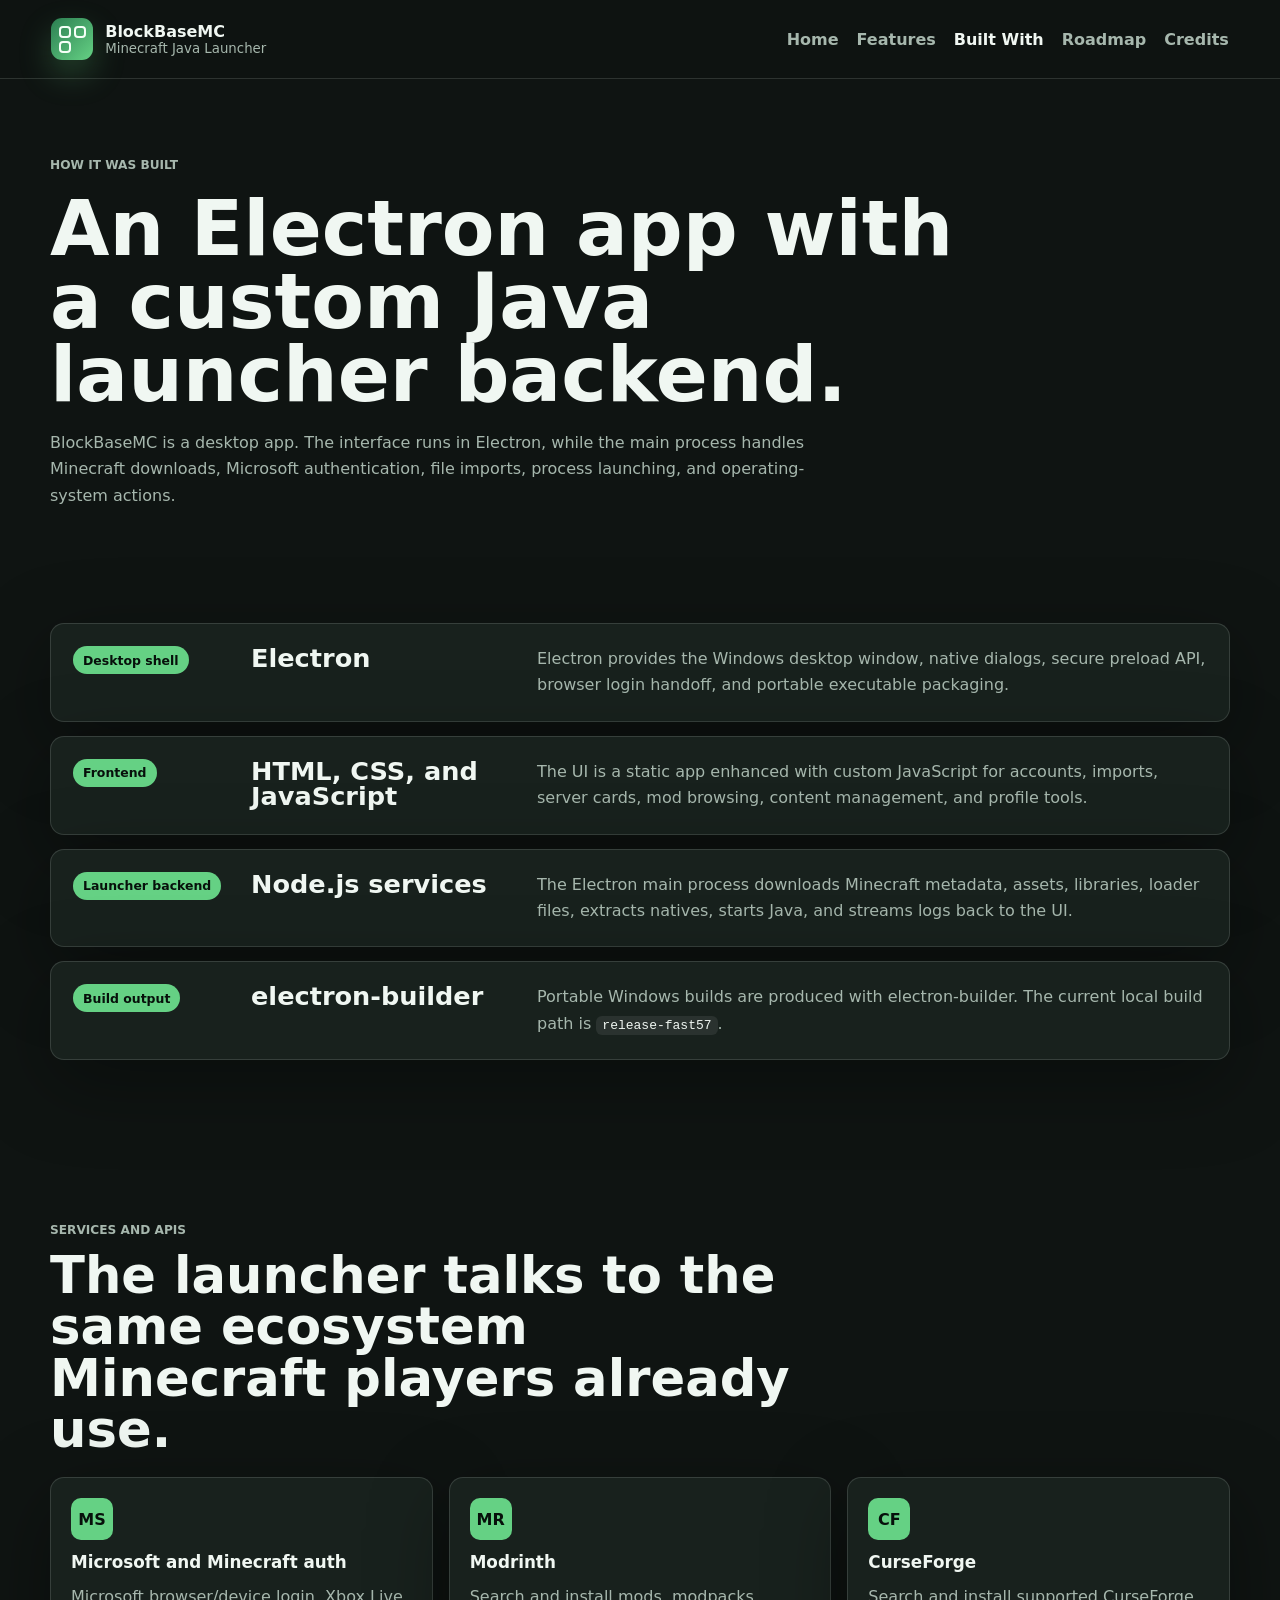
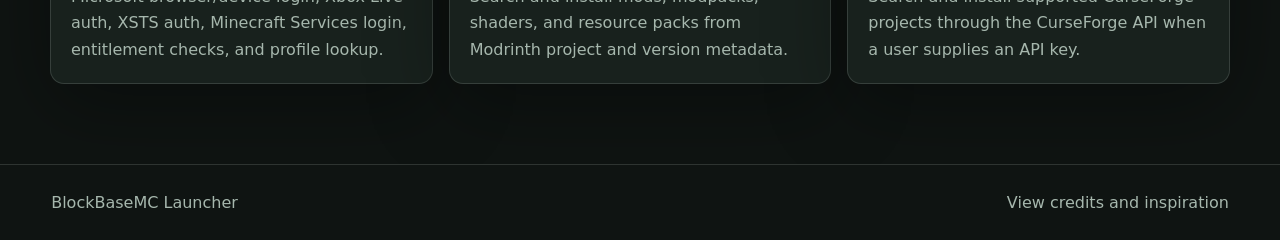
<file: built-with.html>
<!doctype html>
<html lang="en">
  <head>
    <meta charset="utf-8" />
    <meta name="viewport" content="width=device-width, initial-scale=1" />
    <meta name="description" content="How BlockBaseMC was built, including Electron, JavaScript, Minecraft services, Modrinth, CurseForge, and GitHub Pages." />
    <title>Built With - BlockBaseMC</title>
    <link rel="stylesheet" href="styles.css" />
  </head>
  <body>
    <header class="site-header">
      <a class="brand" href="index.html" aria-label="BlockBaseMC home">
        <span class="brand-mark" aria-hidden="true"><span></span><span></span><span></span></span>
        <span><strong>BlockBaseMC</strong><small>Minecraft Java Launcher</small></span>
      </a>
      <nav aria-label="Primary navigation">
        <a href="index.html">Home</a>
        <a href="features.html">Features</a>
        <a class="active" href="built-with.html">Built With</a>
        <a href="roadmap.html">Roadmap</a>
        <a href="credits.html">Credits</a>
      </nav>
    </header>

    <main>
      <section class="page-hero">
        <p class="eyebrow">How it was built</p>
        <h1>An Electron app with a custom Java launcher backend.</h1>
        <p>
          BlockBaseMC is a desktop app. The interface runs in Electron, while the main process
          handles Minecraft downloads, Microsoft authentication, file imports, process launching,
          and operating-system actions.
        </p>
      </section>

      <section class="section">
        <div class="timeline">
          <article>
            <span>Desktop shell</span>
            <h2>Electron</h2>
            <p>Electron provides the Windows desktop window, native dialogs, secure preload API, browser login handoff, and portable executable packaging.</p>
          </article>
          <article>
            <span>Frontend</span>
            <h2>HTML, CSS, and JavaScript</h2>
            <p>The UI is a static app enhanced with custom JavaScript for accounts, imports, server cards, mod browsing, content management, and profile tools.</p>
          </article>
          <article>
            <span>Launcher backend</span>
            <h2>Node.js services</h2>
            <p>The Electron main process downloads Minecraft metadata, assets, libraries, loader files, extracts natives, starts Java, and streams logs back to the UI.</p>
          </article>
          <article>
            <span>Build output</span>
            <h2>electron-builder</h2>
            <p>Portable Windows builds are produced with electron-builder. The current local build path is <code>release-fast57</code>.</p>
          </article>
        </div>
      </section>

      <section class="section">
        <div class="section-heading">
          <p class="eyebrow">Services and APIs</p>
          <h2>The launcher talks to the same ecosystem Minecraft players already use.</h2>
        </div>
        <div class="feature-grid">
          <article>
            <span class="feature-icon">MS</span>
            <h3>Microsoft and Minecraft auth</h3>
            <p>Microsoft browser/device login, Xbox Live auth, XSTS auth, Minecraft Services login, entitlement checks, and profile lookup.</p>
          </article>
          <article>
            <span class="feature-icon">MR</span>
            <h3>Modrinth</h3>
            <p>Search and install mods, modpacks, shaders, and resource packs from Modrinth project and version metadata.</p>
          </article>
          <article>
            <span class="feature-icon">CF</span>
            <h3>CurseForge</h3>
            <p>Search and install supported CurseForge projects through the CurseForge API when a user supplies an API key.</p>
          </article>
        </div>
      </section>
    </main>

    <footer class="site-footer">
      <span>BlockBaseMC Launcher</span>
      <span><a href="credits.html">View credits and inspiration</a></span>
    </footer>
  </body>
</html>
</file>
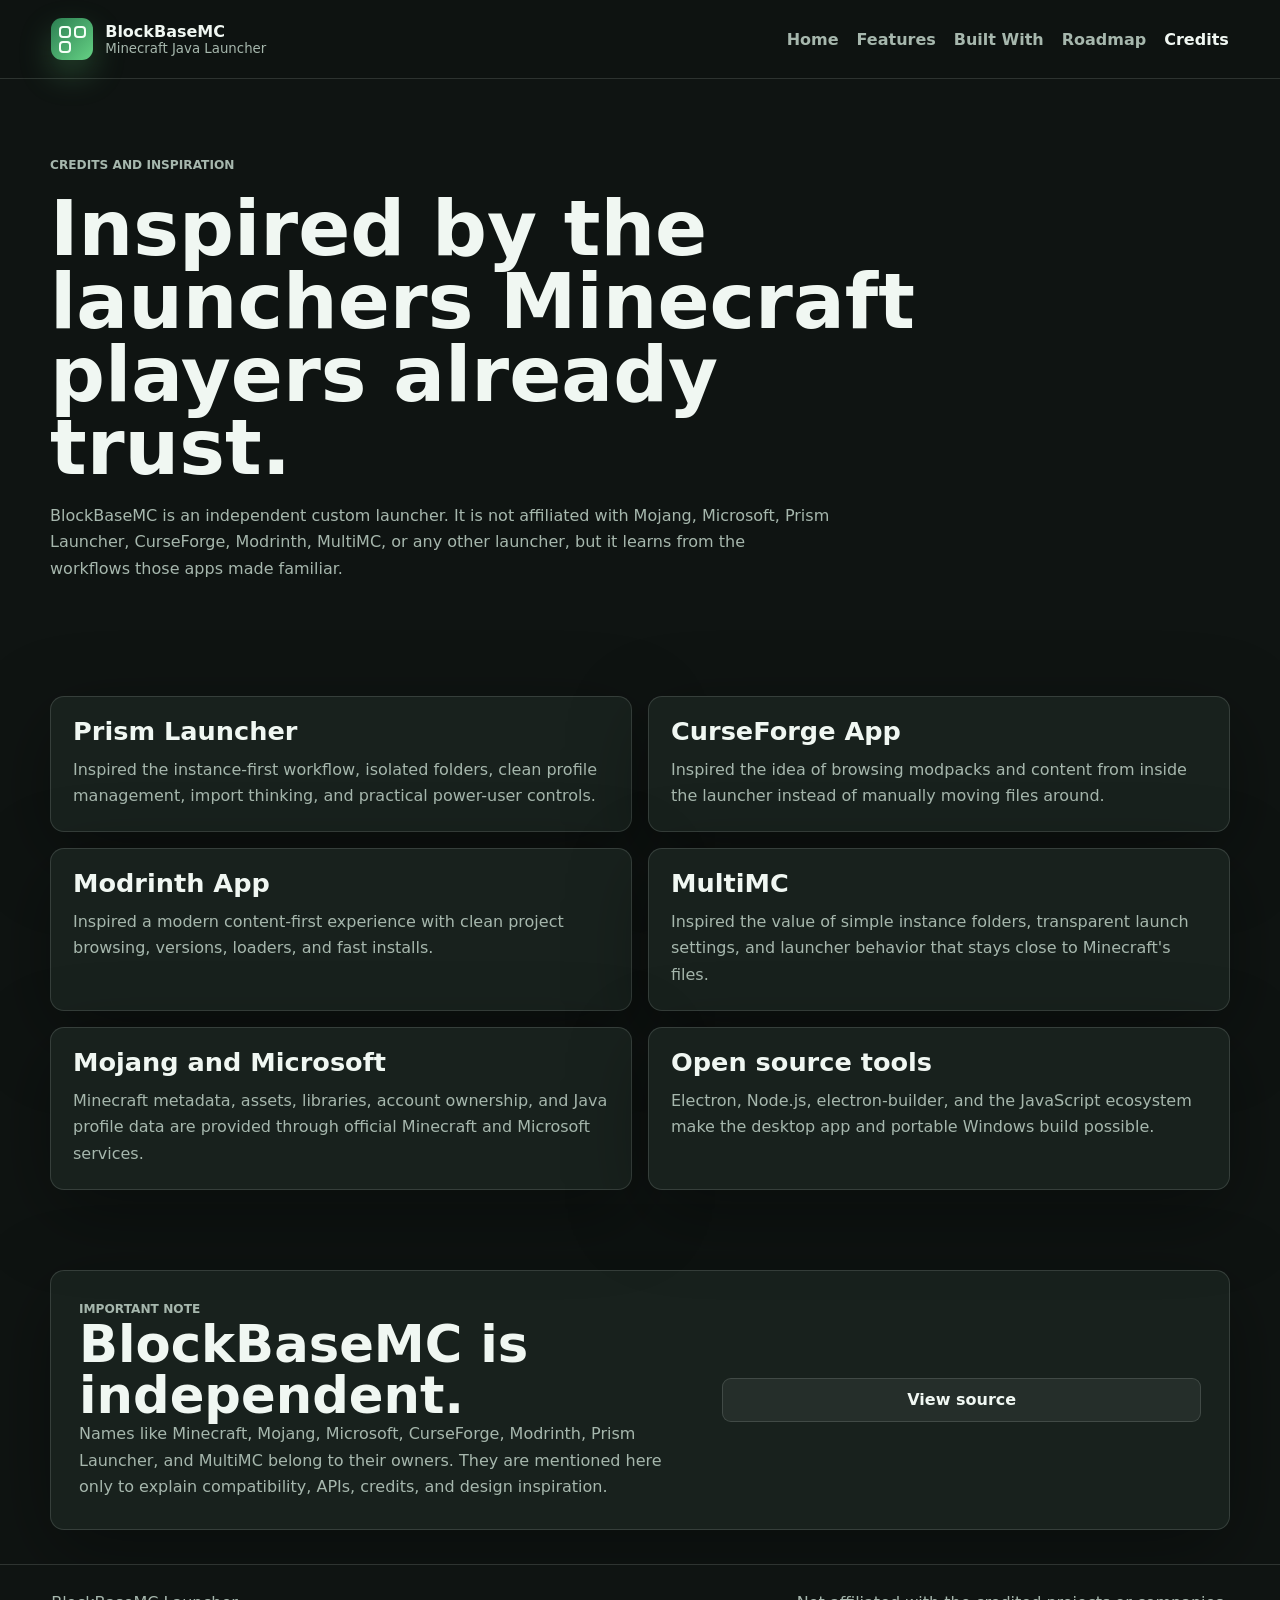
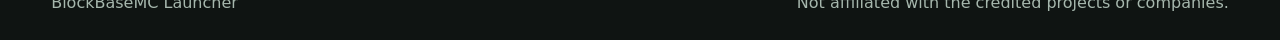
<file: credits.html>
<!doctype html>
<html lang="en">
  <head>
    <meta charset="utf-8" />
    <meta name="viewport" content="width=device-width, initial-scale=1" />
    <meta name="description" content="Credits, inspiration, and acknowledgements for BlockBaseMC Launcher." />
    <title>Credits - BlockBaseMC</title>
    <link rel="stylesheet" href="styles.css" />
  </head>
  <body>
    <header class="site-header">
      <a class="brand" href="index.html" aria-label="BlockBaseMC home">
        <span class="brand-mark" aria-hidden="true"><span></span><span></span><span></span></span>
        <span><strong>BlockBaseMC</strong><small>Minecraft Java Launcher</small></span>
      </a>
      <nav aria-label="Primary navigation">
        <a href="index.html">Home</a>
        <a href="features.html">Features</a>
        <a href="built-with.html">Built With</a>
        <a href="roadmap.html">Roadmap</a>
        <a class="active" href="credits.html">Credits</a>
      </nav>
    </header>

    <main>
      <section class="page-hero">
        <p class="eyebrow">Credits and inspiration</p>
        <h1>Inspired by the launchers Minecraft players already trust.</h1>
        <p>
          BlockBaseMC is an independent custom launcher. It is not affiliated with Mojang,
          Microsoft, Prism Launcher, CurseForge, Modrinth, MultiMC, or any other launcher, but it
          learns from the workflows those apps made familiar.
        </p>
      </section>

      <section class="section">
        <div class="detail-grid">
          <article>
            <h2>Prism Launcher</h2>
            <p>Inspired the instance-first workflow, isolated folders, clean profile management, import thinking, and practical power-user controls.</p>
          </article>
          <article>
            <h2>CurseForge App</h2>
            <p>Inspired the idea of browsing modpacks and content from inside the launcher instead of manually moving files around.</p>
          </article>
          <article>
            <h2>Modrinth App</h2>
            <p>Inspired a modern content-first experience with clean project browsing, versions, loaders, and fast installs.</p>
          </article>
          <article>
            <h2>MultiMC</h2>
            <p>Inspired the value of simple instance folders, transparent launch settings, and launcher behavior that stays close to Minecraft's files.</p>
          </article>
          <article>
            <h2>Mojang and Microsoft</h2>
            <p>Minecraft metadata, assets, libraries, account ownership, and Java profile data are provided through official Minecraft and Microsoft services.</p>
          </article>
          <article>
            <h2>Open source tools</h2>
            <p>Electron, Node.js, electron-builder, and the JavaScript ecosystem make the desktop app and portable Windows build possible.</p>
          </article>
        </div>
      </section>

      <section class="download-panel">
        <div>
          <p class="eyebrow">Important note</p>
          <h2>BlockBaseMC is independent.</h2>
          <p>
            Names like Minecraft, Mojang, Microsoft, CurseForge, Modrinth, Prism Launcher, and
            MultiMC belong to their owners. They are mentioned here only to explain compatibility,
            APIs, credits, and design inspiration.
          </p>
        </div>
        <a class="secondary-action" href="https://github.com/BlockBaseApp/BlockBase-Launcher">View source</a>
      </section>
    </main>

    <footer class="site-footer">
      <span>BlockBaseMC Launcher</span>
      <span>Not affiliated with the credited projects or companies.</span>
    </footer>
  </body>
</html>
</file>
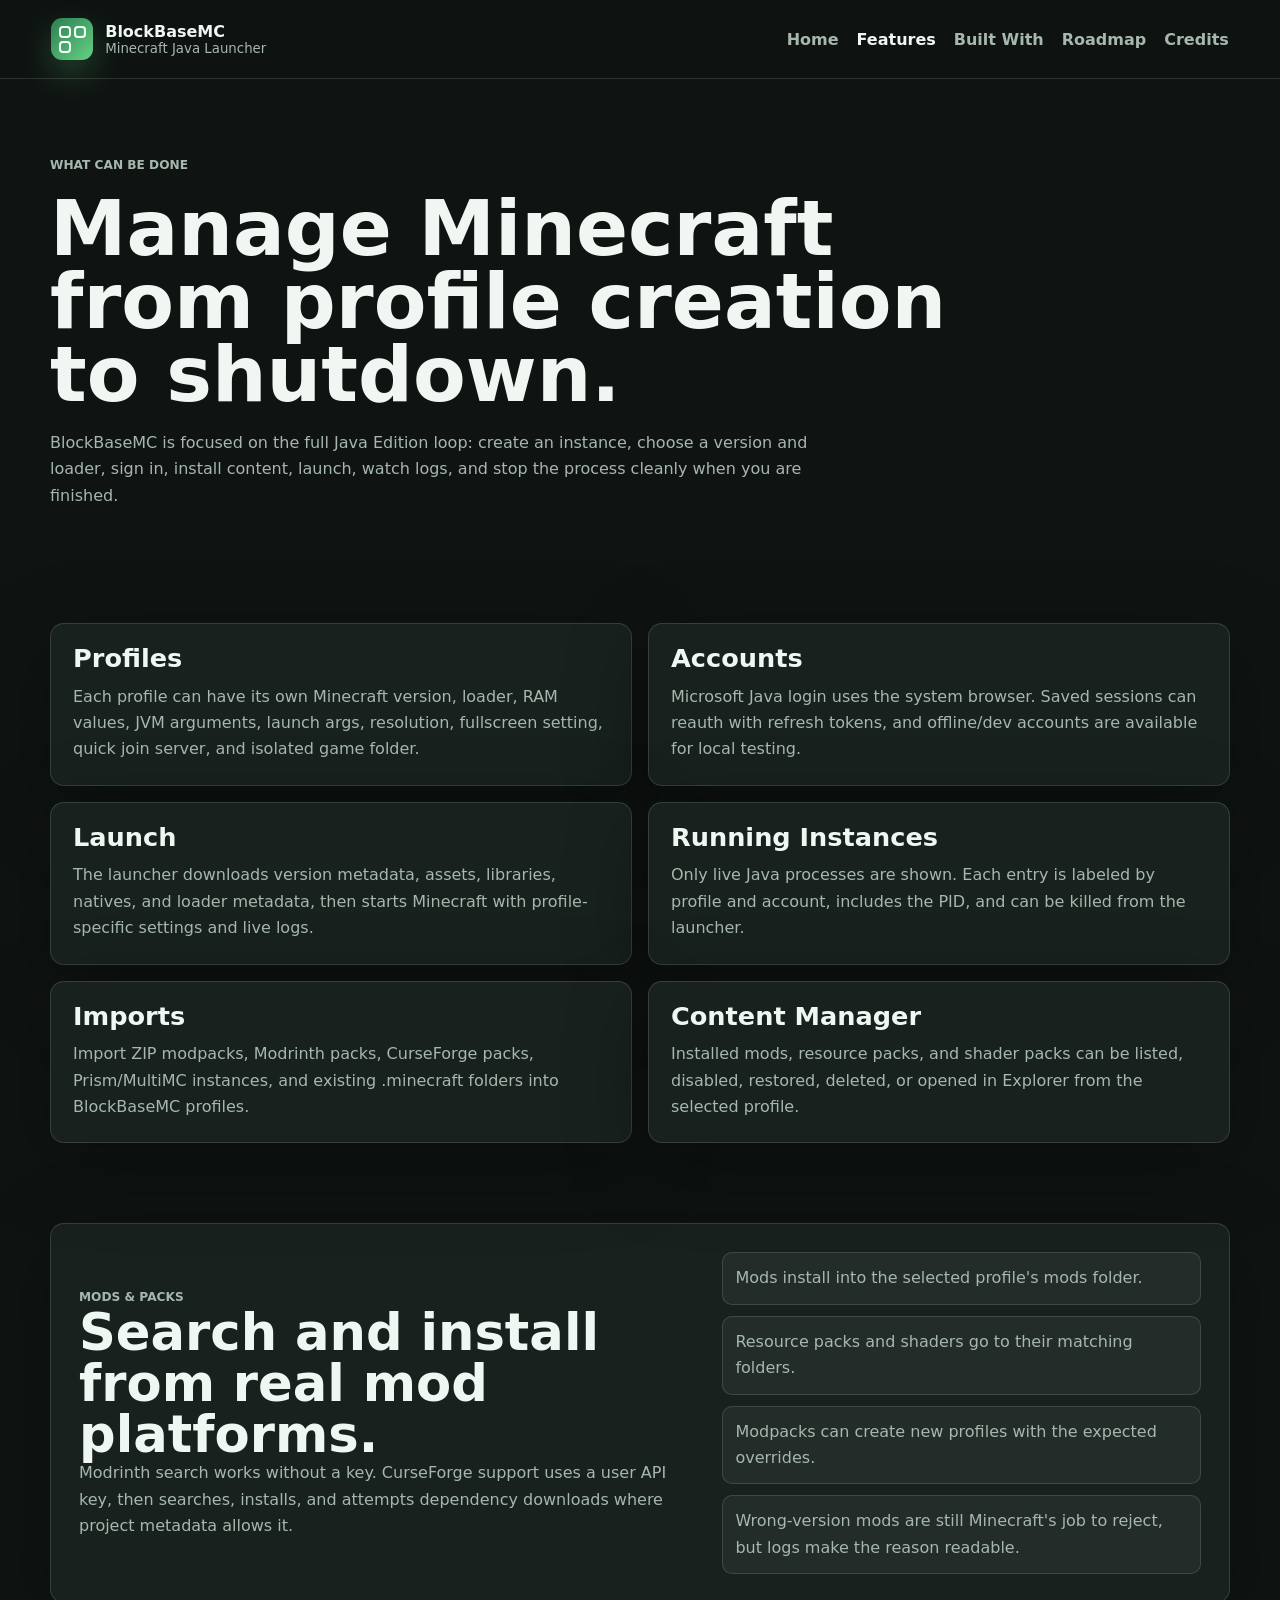
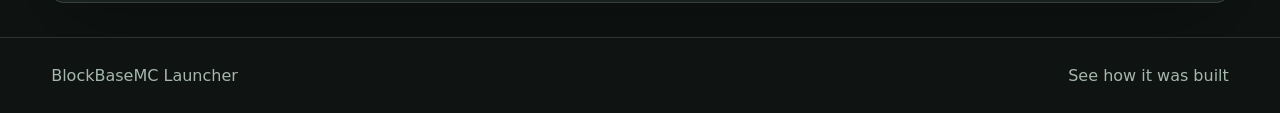
<file: features.html>
<!doctype html>
<html lang="en">
  <head>
    <meta charset="utf-8" />
    <meta name="viewport" content="width=device-width, initial-scale=1" />
    <meta name="description" content="BlockBaseMC launcher features for accounts, profiles, mods, imports, servers, and running Minecraft instances." />
    <title>Features - BlockBaseMC</title>
    <link rel="stylesheet" href="styles.css" />
  </head>
  <body>
    <header class="site-header">
      <a class="brand" href="index.html" aria-label="BlockBaseMC home">
        <span class="brand-mark" aria-hidden="true"><span></span><span></span><span></span></span>
        <span><strong>BlockBaseMC</strong><small>Minecraft Java Launcher</small></span>
      </a>
      <nav aria-label="Primary navigation">
        <a href="index.html">Home</a>
        <a class="active" href="features.html">Features</a>
        <a href="built-with.html">Built With</a>
        <a href="roadmap.html">Roadmap</a>
        <a href="credits.html">Credits</a>
      </nav>
    </header>

    <main>
      <section class="page-hero">
        <p class="eyebrow">What can be done</p>
        <h1>Manage Minecraft from profile creation to shutdown.</h1>
        <p>
          BlockBaseMC is focused on the full Java Edition loop: create an instance, choose a
          version and loader, sign in, install content, launch, watch logs, and stop the process
          cleanly when you are finished.
        </p>
      </section>

      <section class="section">
        <div class="detail-grid">
          <article>
            <h2>Profiles</h2>
            <p>Each profile can have its own Minecraft version, loader, RAM values, JVM arguments, launch args, resolution, fullscreen setting, quick join server, and isolated game folder.</p>
          </article>
          <article>
            <h2>Accounts</h2>
            <p>Microsoft Java login uses the system browser. Saved sessions can reauth with refresh tokens, and offline/dev accounts are available for local testing.</p>
          </article>
          <article>
            <h2>Launch</h2>
            <p>The launcher downloads version metadata, assets, libraries, natives, and loader metadata, then starts Minecraft with profile-specific settings and live logs.</p>
          </article>
          <article>
            <h2>Running Instances</h2>
            <p>Only live Java processes are shown. Each entry is labeled by profile and account, includes the PID, and can be killed from the launcher.</p>
          </article>
          <article>
            <h2>Imports</h2>
            <p>Import ZIP modpacks, Modrinth packs, CurseForge packs, Prism/MultiMC instances, and existing .minecraft folders into BlockBaseMC profiles.</p>
          </article>
          <article>
            <h2>Content Manager</h2>
            <p>Installed mods, resource packs, and shader packs can be listed, disabled, restored, deleted, or opened in Explorer from the selected profile.</p>
          </article>
        </div>
      </section>

      <section class="split-section">
        <div>
          <p class="eyebrow">Mods & Packs</p>
          <h2>Search and install from real mod platforms.</h2>
          <p>
            Modrinth search works without a key. CurseForge support uses a user API key, then
            searches, installs, and attempts dependency downloads where project metadata allows it.
          </p>
        </div>
        <ul class="check-list">
          <li>Mods install into the selected profile's mods folder.</li>
          <li>Resource packs and shaders go to their matching folders.</li>
          <li>Modpacks can create new profiles with the expected overrides.</li>
          <li>Wrong-version mods are still Minecraft's job to reject, but logs make the reason readable.</li>
        </ul>
      </section>
    </main>

    <footer class="site-footer">
      <span>BlockBaseMC Launcher</span>
      <span><a href="built-with.html">See how it was built</a></span>
    </footer>
  </body>
</html>
</file>
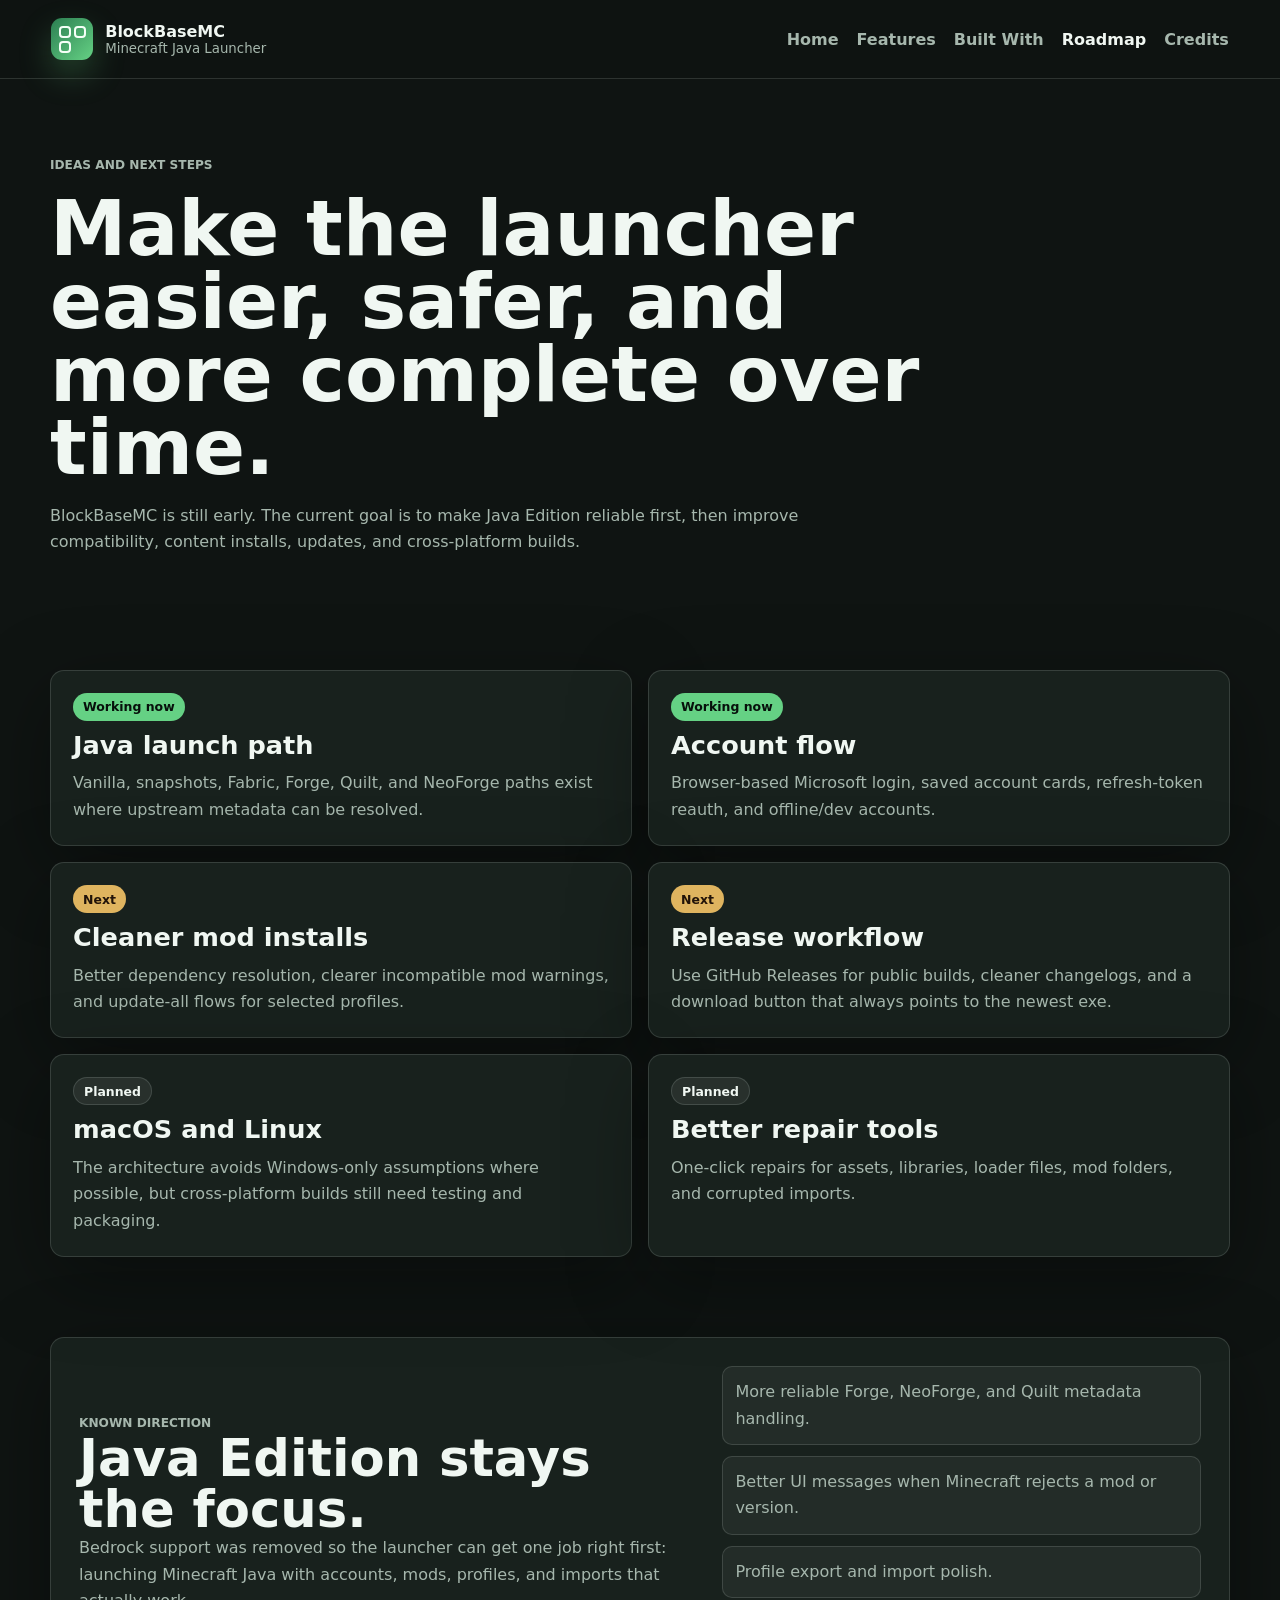
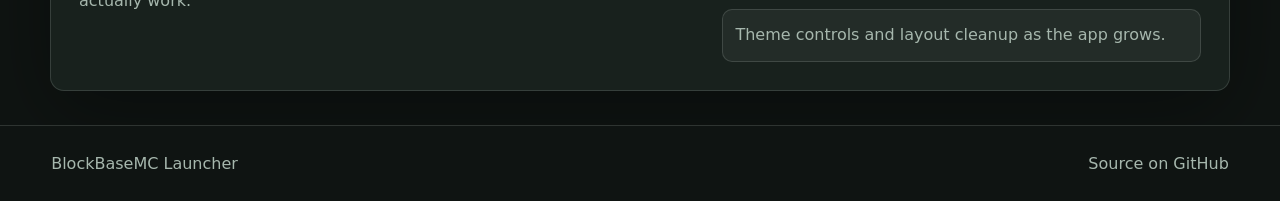
<file: roadmap.html>
<!doctype html>
<html lang="en">
  <head>
    <meta charset="utf-8" />
    <meta name="viewport" content="width=device-width, initial-scale=1" />
    <meta name="description" content="BlockBaseMC roadmap, ideas, planned improvements, and known limits." />
    <title>Roadmap - BlockBaseMC</title>
    <link rel="stylesheet" href="styles.css" />
  </head>
  <body>
    <header class="site-header">
      <a class="brand" href="index.html" aria-label="BlockBaseMC home">
        <span class="brand-mark" aria-hidden="true"><span></span><span></span><span></span></span>
        <span><strong>BlockBaseMC</strong><small>Minecraft Java Launcher</small></span>
      </a>
      <nav aria-label="Primary navigation">
        <a href="index.html">Home</a>
        <a href="features.html">Features</a>
        <a href="built-with.html">Built With</a>
        <a class="active" href="roadmap.html">Roadmap</a>
        <a href="credits.html">Credits</a>
      </nav>
    </header>

    <main>
      <section class="page-hero">
        <p class="eyebrow">Ideas and next steps</p>
        <h1>Make the launcher easier, safer, and more complete over time.</h1>
        <p>
          BlockBaseMC is still early. The current goal is to make Java Edition reliable first,
          then improve compatibility, content installs, updates, and cross-platform builds.
        </p>
      </section>

      <section class="section">
        <div class="roadmap-grid">
          <article>
            <span class="status-chip done">Working now</span>
            <h2>Java launch path</h2>
            <p>Vanilla, snapshots, Fabric, Forge, Quilt, and NeoForge paths exist where upstream metadata can be resolved.</p>
          </article>
          <article>
            <span class="status-chip done">Working now</span>
            <h2>Account flow</h2>
            <p>Browser-based Microsoft login, saved account cards, refresh-token reauth, and offline/dev accounts.</p>
          </article>
          <article>
            <span class="status-chip next">Next</span>
            <h2>Cleaner mod installs</h2>
            <p>Better dependency resolution, clearer incompatible mod warnings, and update-all flows for selected profiles.</p>
          </article>
          <article>
            <span class="status-chip next">Next</span>
            <h2>Release workflow</h2>
            <p>Use GitHub Releases for public builds, cleaner changelogs, and a download button that always points to the newest exe.</p>
          </article>
          <article>
            <span class="status-chip planned">Planned</span>
            <h2>macOS and Linux</h2>
            <p>The architecture avoids Windows-only assumptions where possible, but cross-platform builds still need testing and packaging.</p>
          </article>
          <article>
            <span class="status-chip planned">Planned</span>
            <h2>Better repair tools</h2>
            <p>One-click repairs for assets, libraries, loader files, mod folders, and corrupted imports.</p>
          </article>
        </div>
      </section>

      <section class="split-section">
        <div>
          <p class="eyebrow">Known direction</p>
          <h2>Java Edition stays the focus.</h2>
          <p>
            Bedrock support was removed so the launcher can get one job right first: launching
            Minecraft Java with accounts, mods, profiles, and imports that actually work.
          </p>
        </div>
        <ul class="check-list">
          <li>More reliable Forge, NeoForge, and Quilt metadata handling.</li>
          <li>Better UI messages when Minecraft rejects a mod or version.</li>
          <li>Profile export and import polish.</li>
          <li>Theme controls and layout cleanup as the app grows.</li>
        </ul>
      </section>
    </main>

    <footer class="site-footer">
      <span>BlockBaseMC Launcher</span>
      <span><a href="https://github.com/BlockBaseApp/BlockBase-Launcher">Source on GitHub</a></span>
    </footer>
  </body>
</html>
</file>
<file: styles.css>
:root {
  color-scheme: dark;
  --bg: #0f1412;
  --panel: #18211d;
  --panel-strong: #1f2b25;
  --text: #f0f7f2;
  --muted: #a6b7ad;
  --line: rgba(235, 246, 239, 0.14);
  --accent: #65d184;
  --accent-2: #e18a57;
  --shadow: 0 22px 80px rgba(0, 0, 0, 0.34);
  font-family: Inter, ui-sans-serif, system-ui, -apple-system, BlinkMacSystemFont, "Segoe UI", sans-serif;
}

* {
  box-sizing: border-box;
}

html {
  scroll-behavior: smooth;
}

body {
  margin: 0;
  min-width: 320px;
  color: var(--text);
  background: var(--bg);
}

a {
  color: inherit;
  text-decoration: none;
}

.site-header {
  position: sticky;
  top: 0;
  z-index: 20;
  display: flex;
  align-items: center;
  justify-content: space-between;
  gap: 24px;
  padding: 18px clamp(18px, 4vw, 56px);
  border-bottom: 1px solid var(--line);
  background: rgba(15, 20, 18, 0.82);
  backdrop-filter: blur(18px);
}

.brand {
  display: flex;
  align-items: center;
  gap: 12px;
}

.brand-mark {
  display: grid;
  grid-template-columns: repeat(2, 12px);
  gap: 3px;
  width: 42px;
  height: 42px;
  place-content: center;
  border-radius: 11px;
  background: linear-gradient(135deg, #2c7f52, var(--accent));
  box-shadow: 0 14px 32px rgba(101, 209, 132, 0.25);
}

.brand-mark span {
  width: 12px;
  height: 12px;
  border: 2px solid #f4fff7;
  border-radius: 4px;
}

.brand strong,
.brand small {
  display: block;
}

.brand small,
.eyebrow,
.site-footer,
p,
li {
  color: var(--muted);
}

nav {
  display: flex;
  gap: 18px;
  color: var(--muted);
  font-weight: 700;
}

nav a:hover {
  color: var(--text);
}

nav a.active {
  color: var(--text);
}

main {
  overflow: hidden;
}

.hero,
.section,
.split-section,
.download-panel,
.page-hero {
  width: min(1180px, calc(100% - 36px));
  margin: 0 auto;
}

.hero {
  display: grid;
  grid-template-columns: minmax(0, 0.92fr) minmax(420px, 1.08fr);
  gap: 34px;
  align-items: center;
  min-height: calc(100vh - 80px);
  padding: 48px 0;
}

.hero-copy {
  display: grid;
  gap: 18px;
}

.eyebrow {
  margin: 0;
  text-transform: uppercase;
  letter-spacing: 0;
  font-size: 0.76rem;
  font-weight: 900;
}

h1,
h2,
h3,
p {
  margin: 0;
}

h1 {
  font-size: clamp(2.5rem, 6vw, 5.5rem);
  line-height: 0.95;
  letter-spacing: 0;
}

h2 {
  font-size: clamp(2rem, 4vw, 3.3rem);
  line-height: 1;
}

h3 {
  font-size: 1.05rem;
}

p,
li {
  line-height: 1.65;
}

.hero-actions,
.release-strip {
  display: flex;
  flex-wrap: wrap;
  gap: 10px;
}

.primary-action,
.secondary-action {
  display: inline-flex;
  align-items: center;
  justify-content: center;
  min-height: 44px;
  border-radius: 9px;
  padding: 0 16px;
  font-weight: 900;
}

.primary-action {
  color: #07100b;
  background: linear-gradient(135deg, #75dc91, #57bd78);
  box-shadow: 0 18px 42px rgba(101, 209, 132, 0.25);
}

.secondary-action {
  border: 1px solid var(--line);
  background: rgba(255, 255, 255, 0.06);
}

.release-strip span {
  display: inline-flex;
  align-items: center;
  min-height: 34px;
  border: 1px solid var(--line);
  border-radius: 999px;
  padding: 0 12px;
  color: var(--muted);
  background: rgba(255, 255, 255, 0.05);
  font-size: 0.85rem;
}

.product-shot {
  overflow: hidden;
  border: 1px solid var(--line);
  border-radius: 16px;
  background: #101612;
  box-shadow: var(--shadow);
}

.window-bar {
  display: flex;
  align-items: center;
  gap: 7px;
  height: 38px;
  padding: 0 14px;
  border-bottom: 1px solid var(--line);
  background: #f5f5f5;
  color: #1b211e;
}

.window-bar span {
  width: 10px;
  height: 10px;
  border-radius: 999px;
  background: #d4d4d4;
}

.window-bar strong {
  margin-left: 8px;
  font-size: 0.82rem;
}

.app-preview {
  display: grid;
  grid-template-columns: 178px 1fr;
  min-height: 430px;
}

.app-preview aside {
  display: grid;
  align-content: start;
  gap: 8px;
  padding: 20px;
  border-right: 1px solid var(--line);
  background: #0d1511;
}

.app-preview aside em {
  color: var(--muted);
  font-style: normal;
  margin-bottom: 16px;
}

.app-preview aside span {
  padding: 10px 11px;
  border-radius: 8px;
  color: var(--muted);
}

.app-preview aside span.active {
  color: var(--text);
  background: rgba(255, 255, 255, 0.08);
}

.app-preview section {
  display: grid;
  align-content: start;
  gap: 14px;
  padding: 24px;
  background:
    linear-gradient(135deg, rgba(101, 209, 132, 0.13), rgba(225, 138, 87, 0.08)),
    #111915;
}

.app-preview small {
  color: var(--muted);
  font-weight: 900;
}

.preview-card {
  display: grid;
  gap: 8px;
  padding: 16px;
  border: 1px solid var(--line);
  border-radius: 12px;
  background: rgba(255, 255, 255, 0.06);
}

.preview-card p {
  font-size: 0.92rem;
}

.hero-card {
  min-height: 130px;
  align-content: center;
}

.hero-card div,
.preview-grid {
  display: flex;
  flex-wrap: wrap;
  gap: 9px;
}

.hero-card span {
  border-radius: 999px;
  background: rgba(255, 255, 255, 0.08);
  padding: 7px 10px;
  color: var(--text);
}

.preview-grid {
  display: grid;
  grid-template-columns: 1fr 1fr;
}

.section,
.split-section,
.download-panel {
  padding: 80px 0;
}

.page-hero {
  display: grid;
  gap: 18px;
  padding: 76px 0 34px;
}

.page-hero h1 {
  max-width: 920px;
}

.page-hero p {
  max-width: 780px;
}

.section-heading {
  display: grid;
  gap: 10px;
  max-width: 760px;
  margin-bottom: 22px;
}

.feature-grid {
  display: grid;
  grid-template-columns: repeat(3, 1fr);
  gap: 16px;
}

.feature-grid article,
.download-panel,
.split-section,
.detail-grid article,
.timeline article,
.roadmap-grid article {
  border: 1px solid var(--line);
  border-radius: 14px;
  background: var(--panel);
  box-shadow: var(--shadow);
}

.feature-grid article {
  display: grid;
  gap: 12px;
  padding: 20px;
}

.detail-grid,
.roadmap-grid {
  display: grid;
  grid-template-columns: repeat(2, 1fr);
  gap: 16px;
}

.update-list {
  display: grid;
  gap: 16px;
}

.detail-grid article,
.roadmap-grid article,
.update-list article {
  display: grid;
  align-content: start;
  gap: 12px;
  padding: 22px;
}

.detail-grid h2,
.roadmap-grid h2,
.timeline h2,
.update-list h2 {
  font-size: clamp(1.35rem, 2vw, 2rem);
}

.update-list article {
  border: 1px solid var(--line);
  border-radius: 14px;
  background: var(--panel);
  box-shadow: var(--shadow);
}

.update-list ul {
  display: grid;
  gap: 8px;
  margin: 0;
  padding-left: 18px;
}

.timeline {
  display: grid;
  gap: 14px;
}

.timeline article {
  display: grid;
  grid-template-columns: 160px minmax(180px, 0.4fr) 1fr;
  gap: 18px;
  align-items: start;
  padding: 22px;
}

.timeline article span,
.status-chip {
  display: inline-flex;
  width: fit-content;
  align-items: center;
  min-height: 28px;
  border-radius: 999px;
  padding: 0 10px;
  font-size: 0.78rem;
  font-weight: 900;
}

.timeline article span {
  color: #07100b;
  background: var(--accent);
}

.status-chip.done {
  color: #07100b;
  background: var(--accent);
}

.status-chip.next {
  color: #211309;
  background: #dfb45f;
}

.status-chip.planned {
  color: var(--text);
  border: 1px solid var(--line);
  background: rgba(255, 255, 255, 0.07);
}

.feature-icon {
  display: grid;
  place-items: center;
  width: 42px;
  height: 42px;
  border-radius: 10px;
  color: #07100b;
  background: var(--accent);
  font-weight: 900;
}

.split-section,
.download-panel {
  display: grid;
  grid-template-columns: minmax(0, 0.9fr) minmax(280px, 0.7fr);
  gap: 28px;
  align-items: center;
  padding: 28px;
  margin-bottom: 34px;
}

.check-list {
  display: grid;
  gap: 11px;
  margin: 0;
  padding: 0;
  list-style: none;
}

.check-list li {
  border: 1px solid var(--line);
  border-radius: 10px;
  padding: 12px;
  background: rgba(255, 255, 255, 0.05);
}

code {
  color: var(--text);
  background: rgba(255, 255, 255, 0.08);
  border-radius: 6px;
  padding: 2px 6px;
}

.site-footer {
  display: flex;
  flex-wrap: wrap;
  justify-content: space-between;
  gap: 12px;
  padding: 28px clamp(18px, 4vw, 56px);
  border-top: 1px solid var(--line);
}

@media (max-width: 900px) {
  .site-header {
    position: static;
    align-items: flex-start;
    flex-direction: column;
  }

  nav {
    flex-wrap: wrap;
  }

  .hero,
  .split-section,
  .download-panel,
  .feature-grid,
  .detail-grid,
  .roadmap-grid {
    grid-template-columns: 1fr;
  }

  .timeline article {
    grid-template-columns: 1fr;
  }

  .product-shot {
    min-width: 0;
  }

  .app-preview {
    grid-template-columns: 1fr;
  }

  .app-preview aside {
    border-right: 0;
    border-bottom: 1px solid var(--line);
  }
}

@media (max-width: 560px) {
  .hero,
  .section,
  .split-section,
  .download-panel,
  .page-hero {
    width: min(100% - 24px, 1180px);
  }

  .preview-grid {
    grid-template-columns: 1fr;
  }
}
</file>
